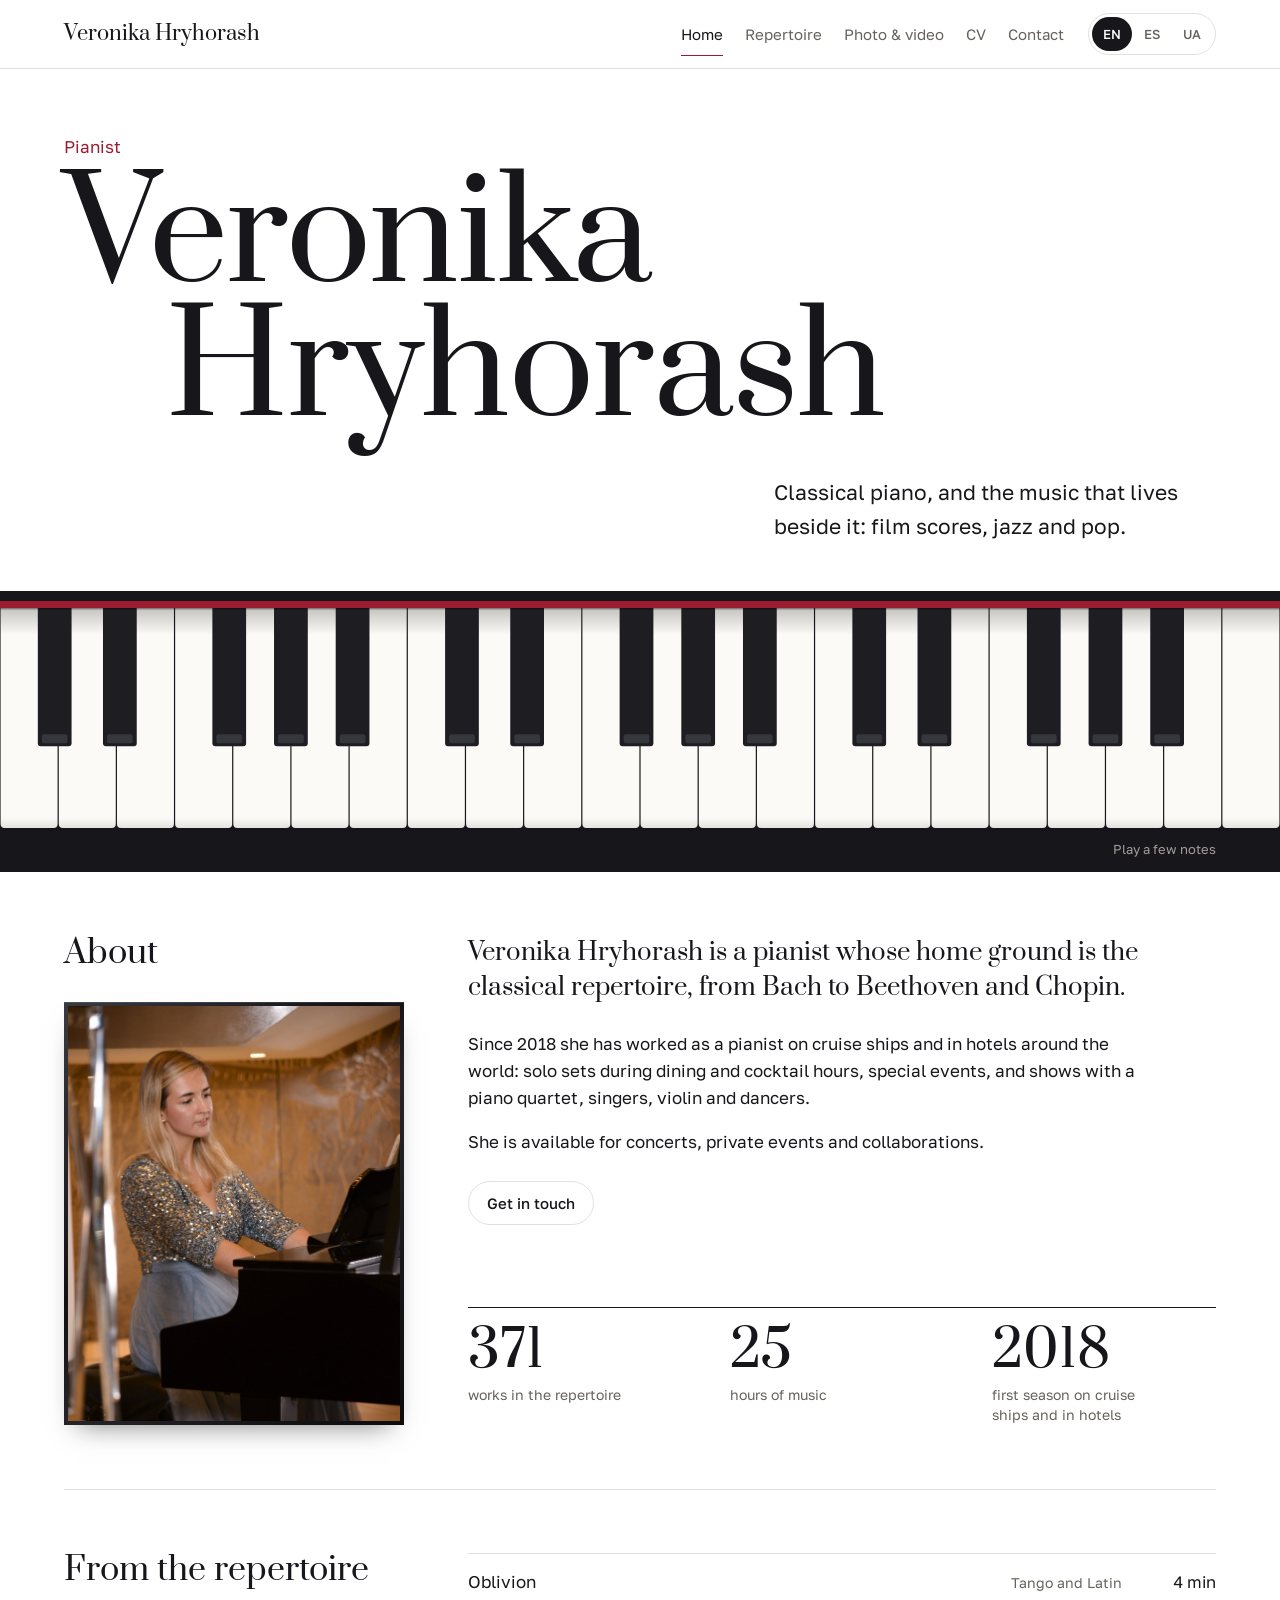
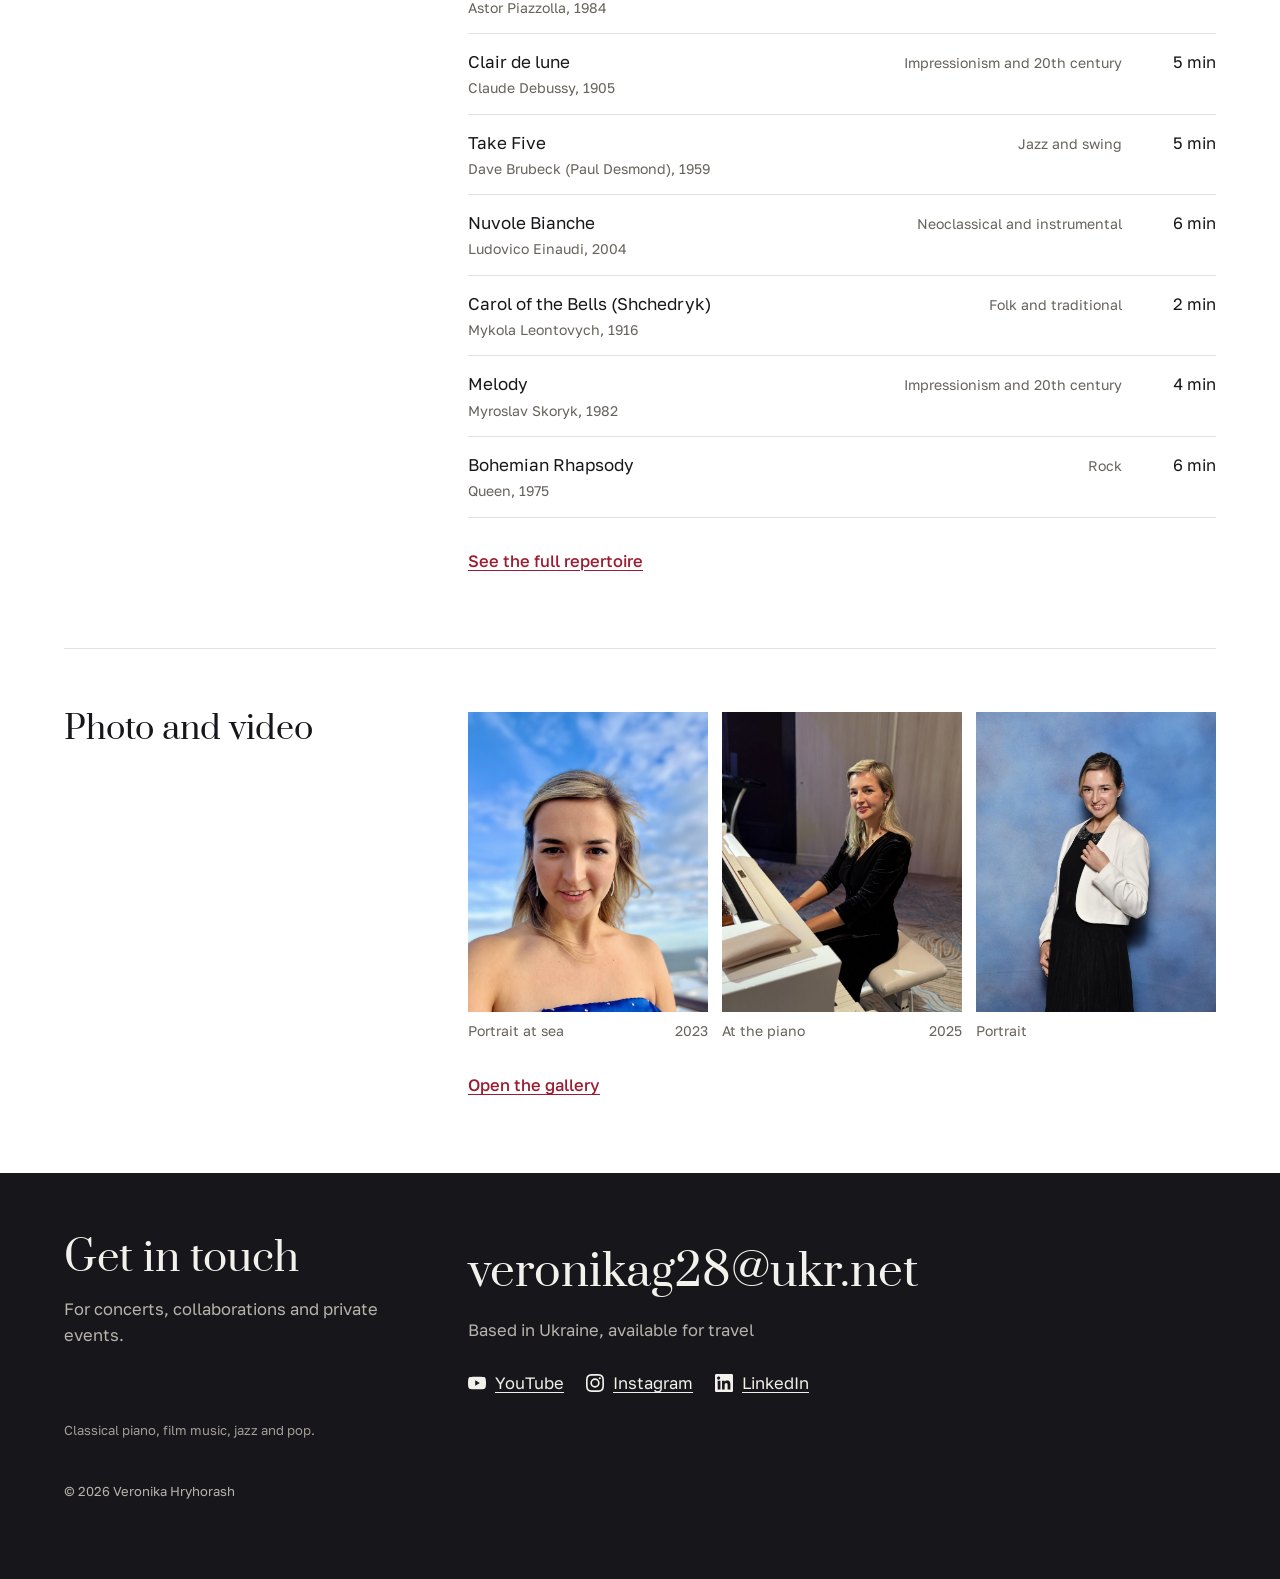
<file: index.html>
<!DOCTYPE html>
<html lang="en">
<head>
<script async src="https://www.googletagmanager.com/gtm.js?id=GTM-MTT2QX5Q"></script>
<script>
  window.dataLayer = window.dataLayer || [];
  function gtag(){dataLayer.push(arguments);}
  gtag('js', new Date());
</script>
<meta charset="utf-8">
<meta name="viewport" content="width=device-width, initial-scale=1">
<title>Veronika Hryhorash, pianist</title>
<link rel="icon" href="assets/favicon.svg" type="image/svg+xml">
<link rel="icon" href="assets/favicon-32.png" type="image/png" sizes="32x32">
<link rel="apple-touch-icon" href="assets/apple-touch-icon.png">
<meta name="description" content="Veronika Hryhorash, pianist: repertoire, photo and video, CV and contact.">
<link rel="preconnect" href="https://fonts.googleapis.com">
<link rel="preconnect" href="https://fonts.gstatic.com" crossorigin>
<link rel="stylesheet" href="https://fonts.googleapis.com/css2?family=Prata&family=Golos+Text:wght@400;500;600&display=swap">
<link rel="stylesheet" href="assets/style.css">
</head>
<body>
<a class="skip" href="#main">Skip to content</a>

<header class="top">
  <a class="brand" href="#home" data-name></a>
  <nav class="nav" aria-label="Main">
    <a href="#home" data-route="home" data-t="nav_home">Home</a>
    <a href="#repertoire" data-route="repertoire" data-t="nav_rep">Repertoire</a>
    <a href="#media" data-route="media" data-t="nav_media">Photo &amp; video</a>
    <a href="#cv" data-route="cv" data-t="nav_cv">CV</a>
    <button type="button" class="linkish" data-contact data-t="nav_contact">Contact</button>
  </nav>
  <div class="lang" role="group" aria-label="Language">
    <button type="button" data-lang="en">EN</button>
    <button type="button" data-lang="es">ES</button>
    <button type="button" data-lang="uk">UA</button>
  </div>
</header>

<main id="main" tabindex="-1">
  <!-- HOME -->
  <section class="view" data-view="home">
    <div class="hero band">
      <p class="role" data-role></p>
      <h1 class="name" data-name-lines></h1>
      <div class="hero-foot">
        <p class="tagline" data-tagline></p>
        <figure class="portrait" data-portrait hidden></figure>
      </div>
    </div>
    <div class="keys-wrap">
      <div class="keys" id="keys" aria-hidden="true"></div>
      <p class="keys-hint" data-t="keys_hint">Play a few notes</p>
    </div>

    <div class="band split">
      <div class="about-side">
        <h2 data-t="about">About</h2>
        <figure class="plate"><div class="frame"><img src="media/IMG_9668.jpg" alt="" width="1335" height="2000" loading="lazy" data-plate></div></figure>
      </div>
      <div class="about-main">
        <div class="prose" data-bio></div>
        <button type="button" class="ghost about-cta" data-contact data-t="contact_title">Get in touch</button>
        <dl class="facts">
          <div><dt data-t="fact_works">works in the repertoire</dt><dd data-fact-works></dd></div>
          <div><dt data-t="fact_hours">hours of music</dt><dd data-fact-hours></dd></div>
          <div><dt data-t="fact_since">first season on cruise ships and in hotels</dt><dd>2018</dd></div>
        </dl>
      </div>
    </div>

    <div class="band split">
      <h2 data-t="featured">From the repertoire</h2>
      <div>
        <ul class="works" data-featured></ul>
        <a class="more" href="#repertoire" data-t="full_rep">See the full repertoire</a>
      </div>
    </div>

    <div class="band split">
      <h2 data-t="latest_media">Photo and video</h2>
      <div>
        <div class="strip" data-media-preview></div>
        <a class="more" href="#media" data-t="all_media">Open the gallery</a>
      </div>
    </div>
  </section>

  <!-- REPERTOIRE -->
  <section class="view" data-view="repertoire" hidden>
    <div class="band page-head">
      <h1 data-t="rep_title">Repertoire</h1>
      <p class="lede" data-t="rep_intro"></p>
      <p class="stats" data-stats aria-live="polite"></p>
    </div>
    <div class="band rep">
      <aside class="filters" aria-label="Filters">
        <label class="field">
          <span data-t="search_label">Search</span>
          <input type="search" id="q" autocomplete="off">
        </label>
        <button type="button" class="solid" data-export-docx hidden>⬇ Export .docx</button>
        <button type="button" class="ghost" data-export-md hidden>⬇ Export .md</button>
        <div data-filter-groups></div>
        <label class="field">
          <span data-t="sort">Sort</span>
          <select id="sort">
            <option value="composer" data-t="sort_composer">By composer</option>
            <option value="year" data-t="sort_year">By year written</option>
            <option value="duration" data-t="sort_duration">By length</option>
          </select>
        </label>
        <button type="button" class="ghost" id="reset" data-t="reset">Clear filters</button>
      </aside>
      <div class="rep-list" data-rep-list></div>
    </div>
    <div class="prog" data-prog hidden>
      <p><strong data-prog-count></strong> <span data-prog-time></span></p>
      <div class="prog-actions">
        <button type="button" class="solid" data-prog-copy data-t="prog_copy">Copy programme</button>
        <button type="button" class="ghost light" data-prog-clear data-t="prog_clear">Clear</button>
      </div>
    </div>
  </section>

  <!-- MEDIA -->
  <section class="view" data-view="media" hidden>
    <div class="band page-head">
      <h1 data-t="media_title">Photo and video</h1>
      <div class="tabs" role="group" aria-label="Media type">
        <button type="button" data-mtab="all" data-t="m_all">All</button>
        <button type="button" data-mtab="photo" data-t="m_photo">Photos</button>
        <button type="button" data-mtab="video" data-t="m_video">Video</button>
      </div>
    </div>
    <div class="band"><div class="gallery" data-gallery></div></div>
  </section>

  <!-- CV -->
  <section class="view" data-view="cv" hidden>
    <div class="band page-head">
      <h1 data-t="cv_title">Curriculum vitae</h1>
      <p class="lede" data-cv-summary></p>
      <div class="cv-actions">
        <a class="solid" data-cv-pdf hidden download data-t="cv_pdf">Download CV as PDF</a>
        <button type="button" class="ghost" data-cv-print data-t="cv_print">Print this page</button>
      </div>
      <p class="note" data-cv-sample hidden data-t="sample_note"></p>
    </div>
    <div data-cv></div>
  </section>

  <!-- EDITOR (not linked in navigation: open #edit) -->
  <section class="view" data-view="edit" hidden>
    <div class="band page-head">
      <h1 data-t="edit_title">Edit content</h1>
      <p class="lede" data-t="edit_intro"></p>
    </div>
    <div class="band" data-editor></div>
  </section>
</main>

<footer class="foot band" id="contact">
  <div class="foot-grid">
    <div>
      <h2 data-t="contact_title">Get in touch</h2>
      <p data-t="contact_text"></p>
    </div>
    <div>
      <a class="email" data-email></a>
      <p class="muted-light" data-location></p>
      <ul class="links" data-links></ul>
    </div>
  </div>
  <p class="note light" data-profile-sample hidden data-t="sample_note"></p>
  <p class="copy">© <span data-year></span> <span data-name></span></p>
</footer>

<div class="lightbox" data-lightbox hidden role="dialog" aria-modal="true">
  <button type="button" class="lb-close" data-lb-close aria-label="Close">×</button>
  <button type="button" class="lb-nav prev" data-lb-prev aria-label="Previous">‹</button>
  <figure><img alt=""><figcaption></figcaption></figure>
  <button type="button" class="lb-nav next" data-lb-next aria-label="Next">›</button>
</div>

<div class="toast" data-toast role="status" hidden></div>

<script src="assets/i18n.js"></script>
<script src="assets/app.js"></script>
</body>
</html>
</file>
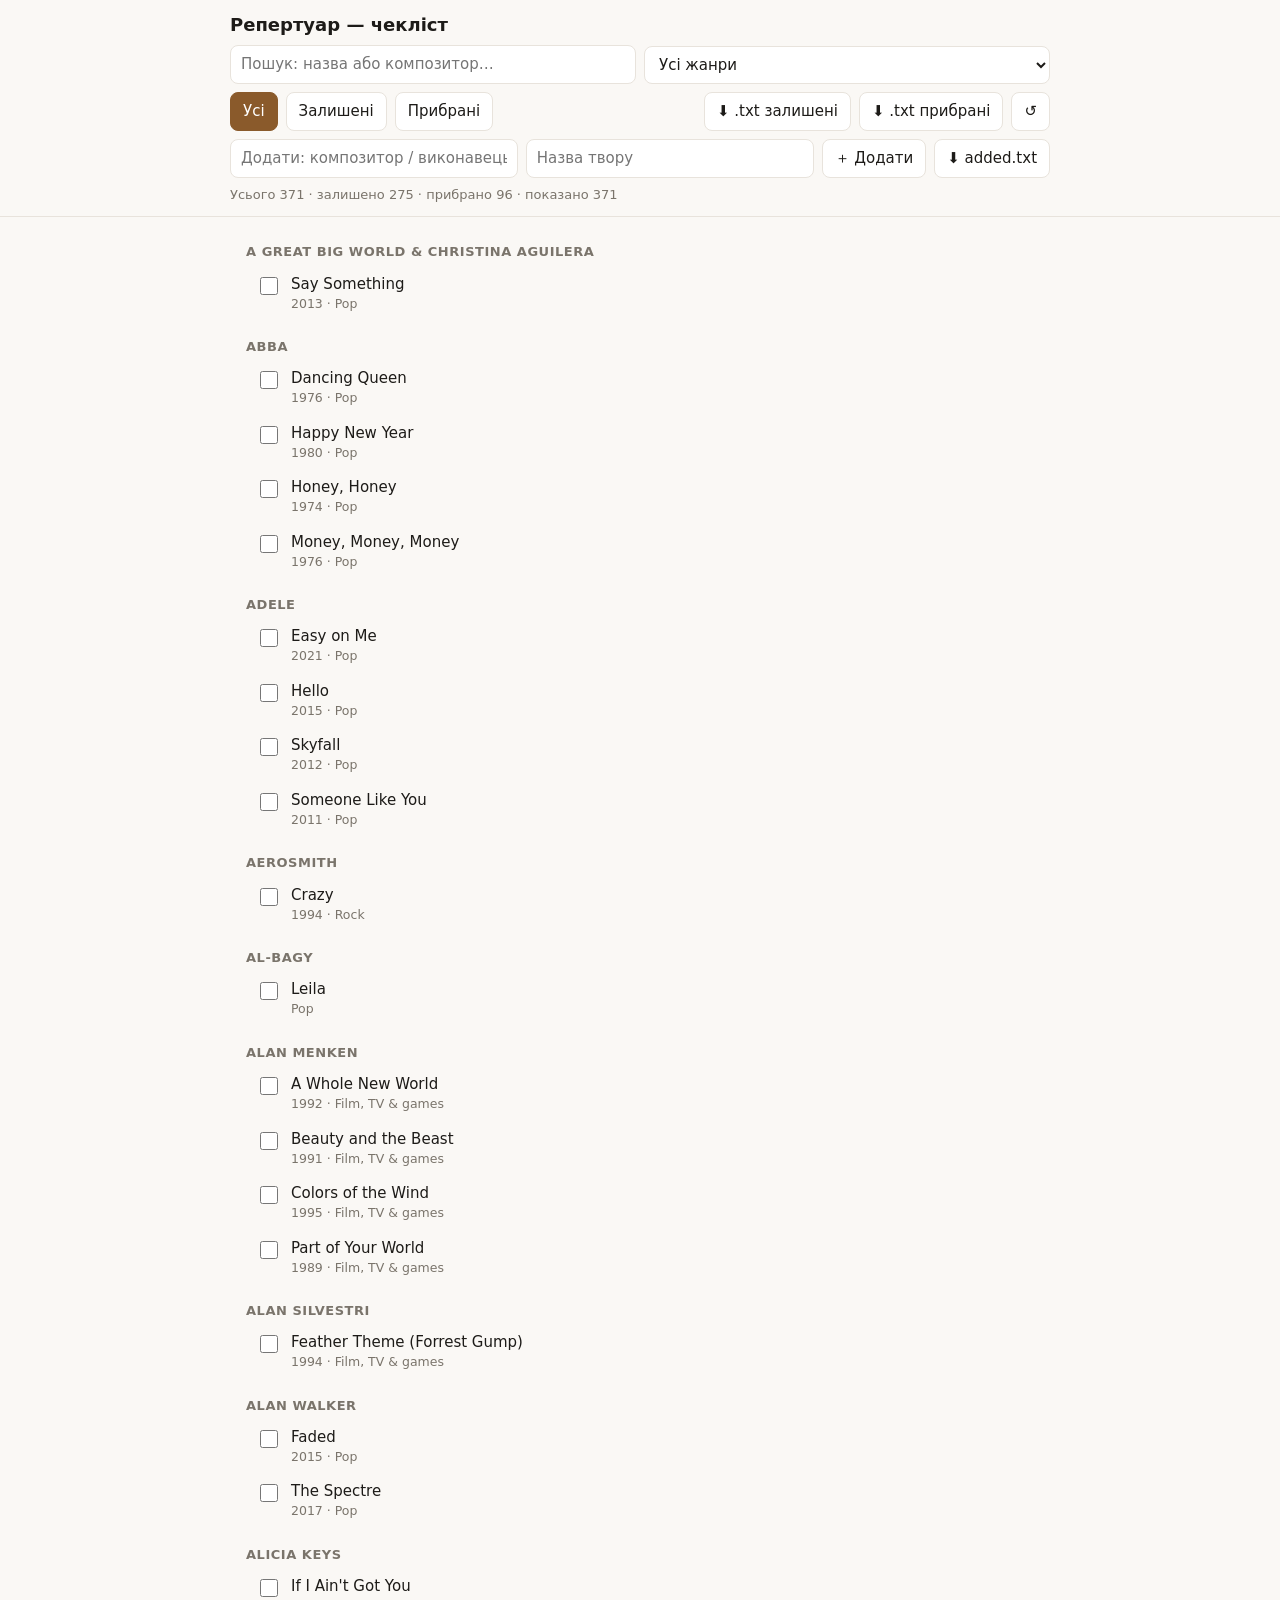
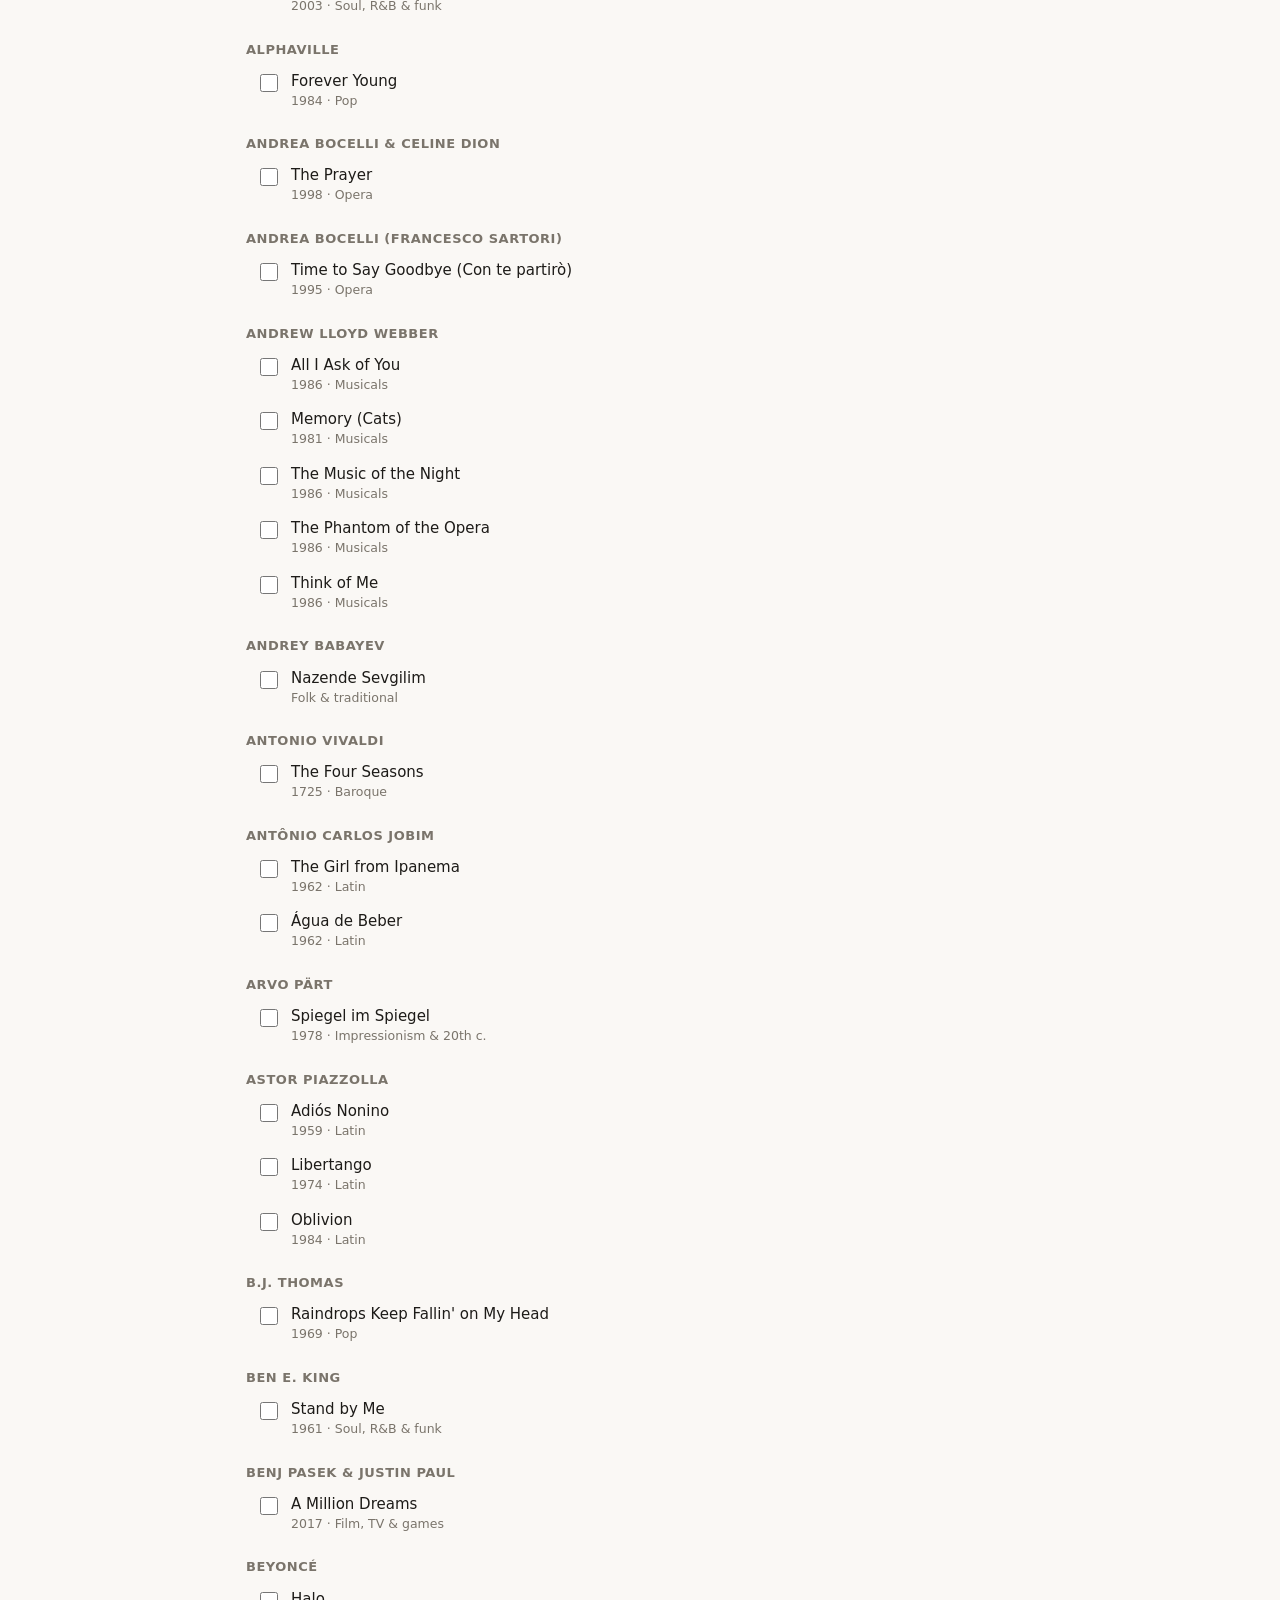
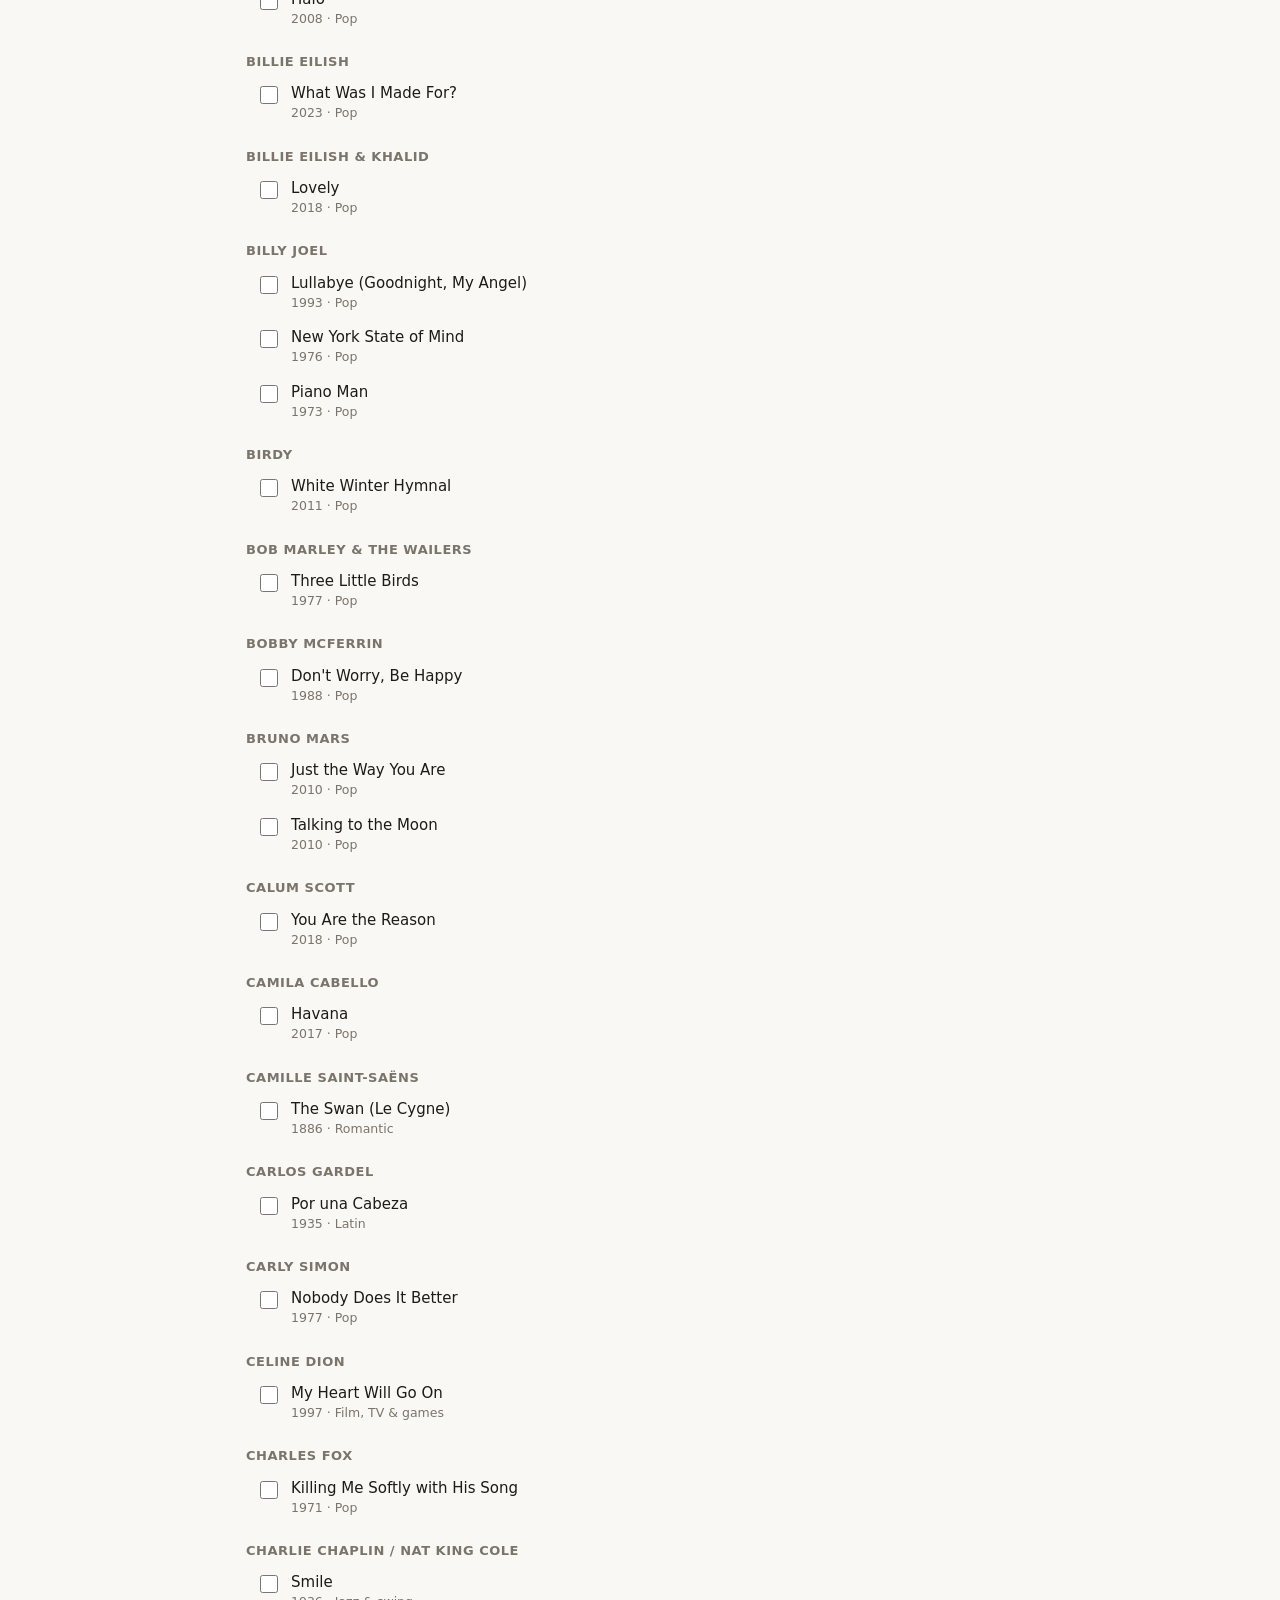
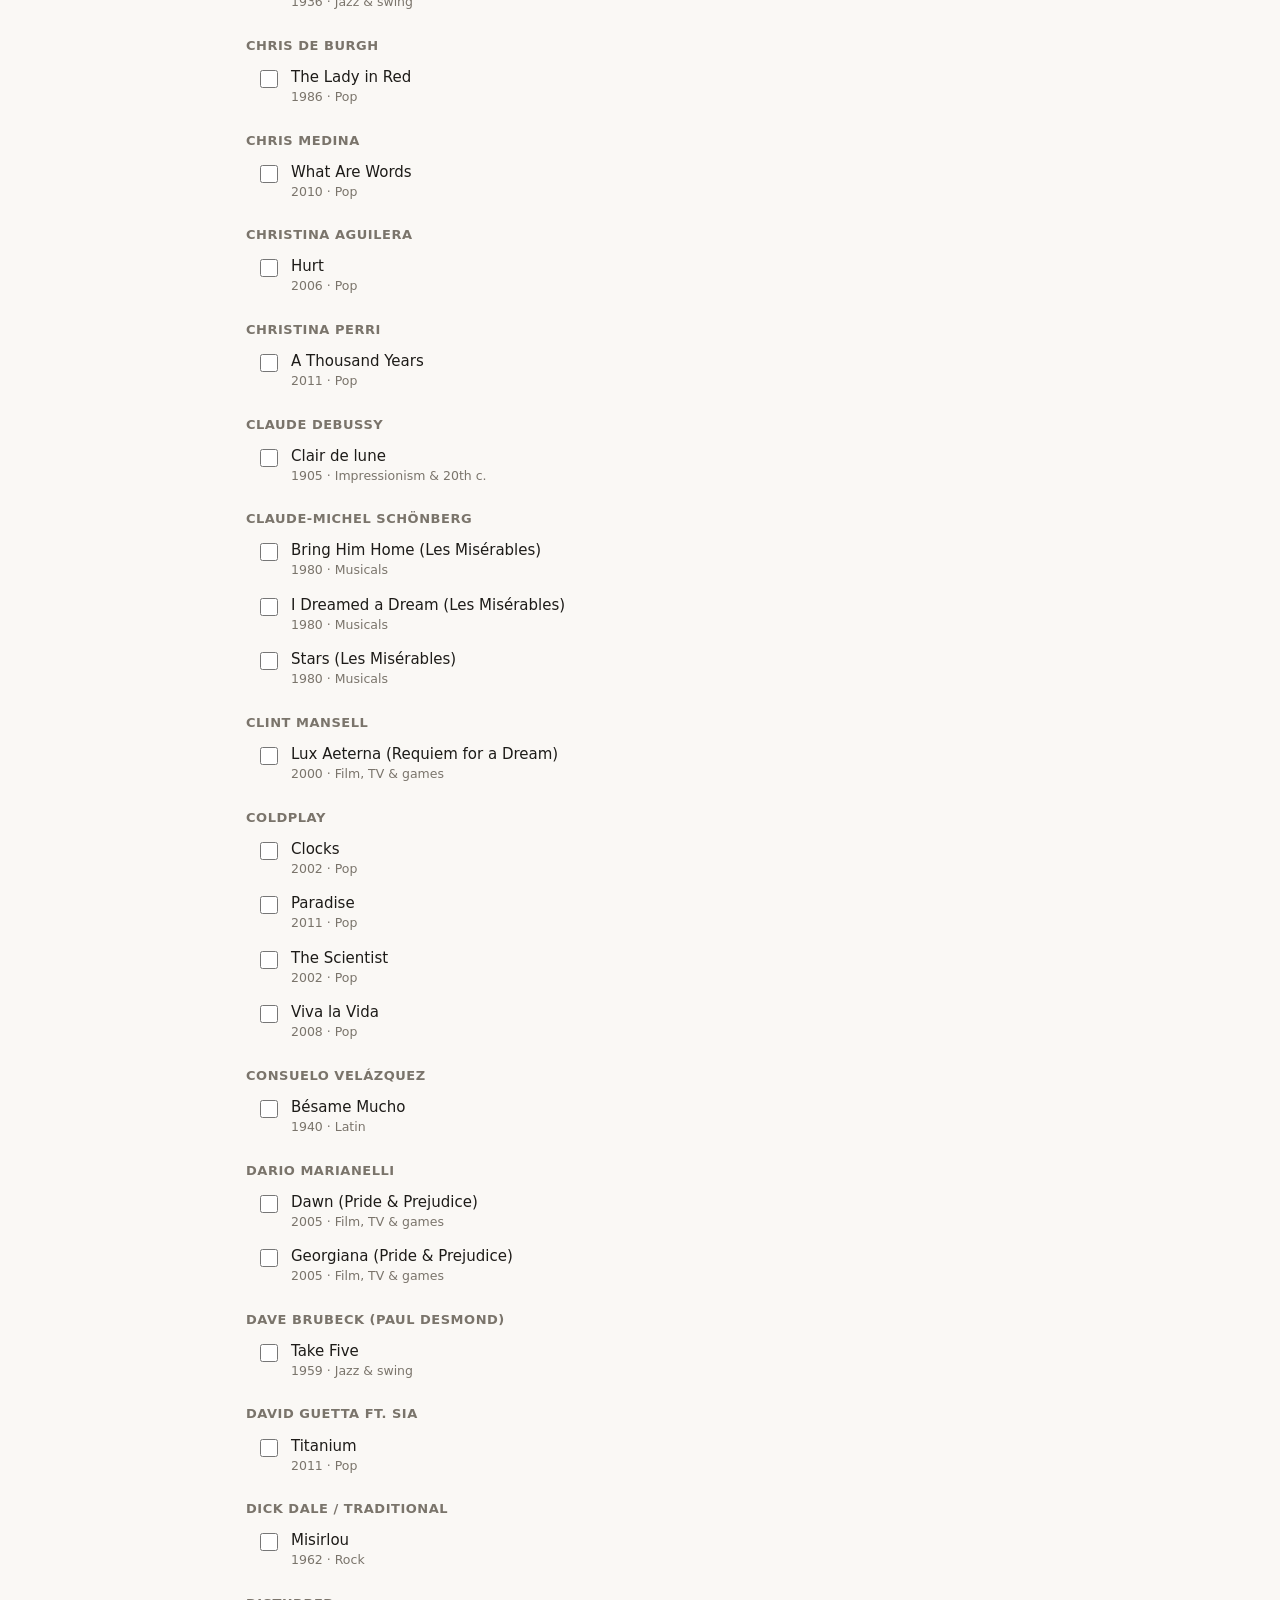
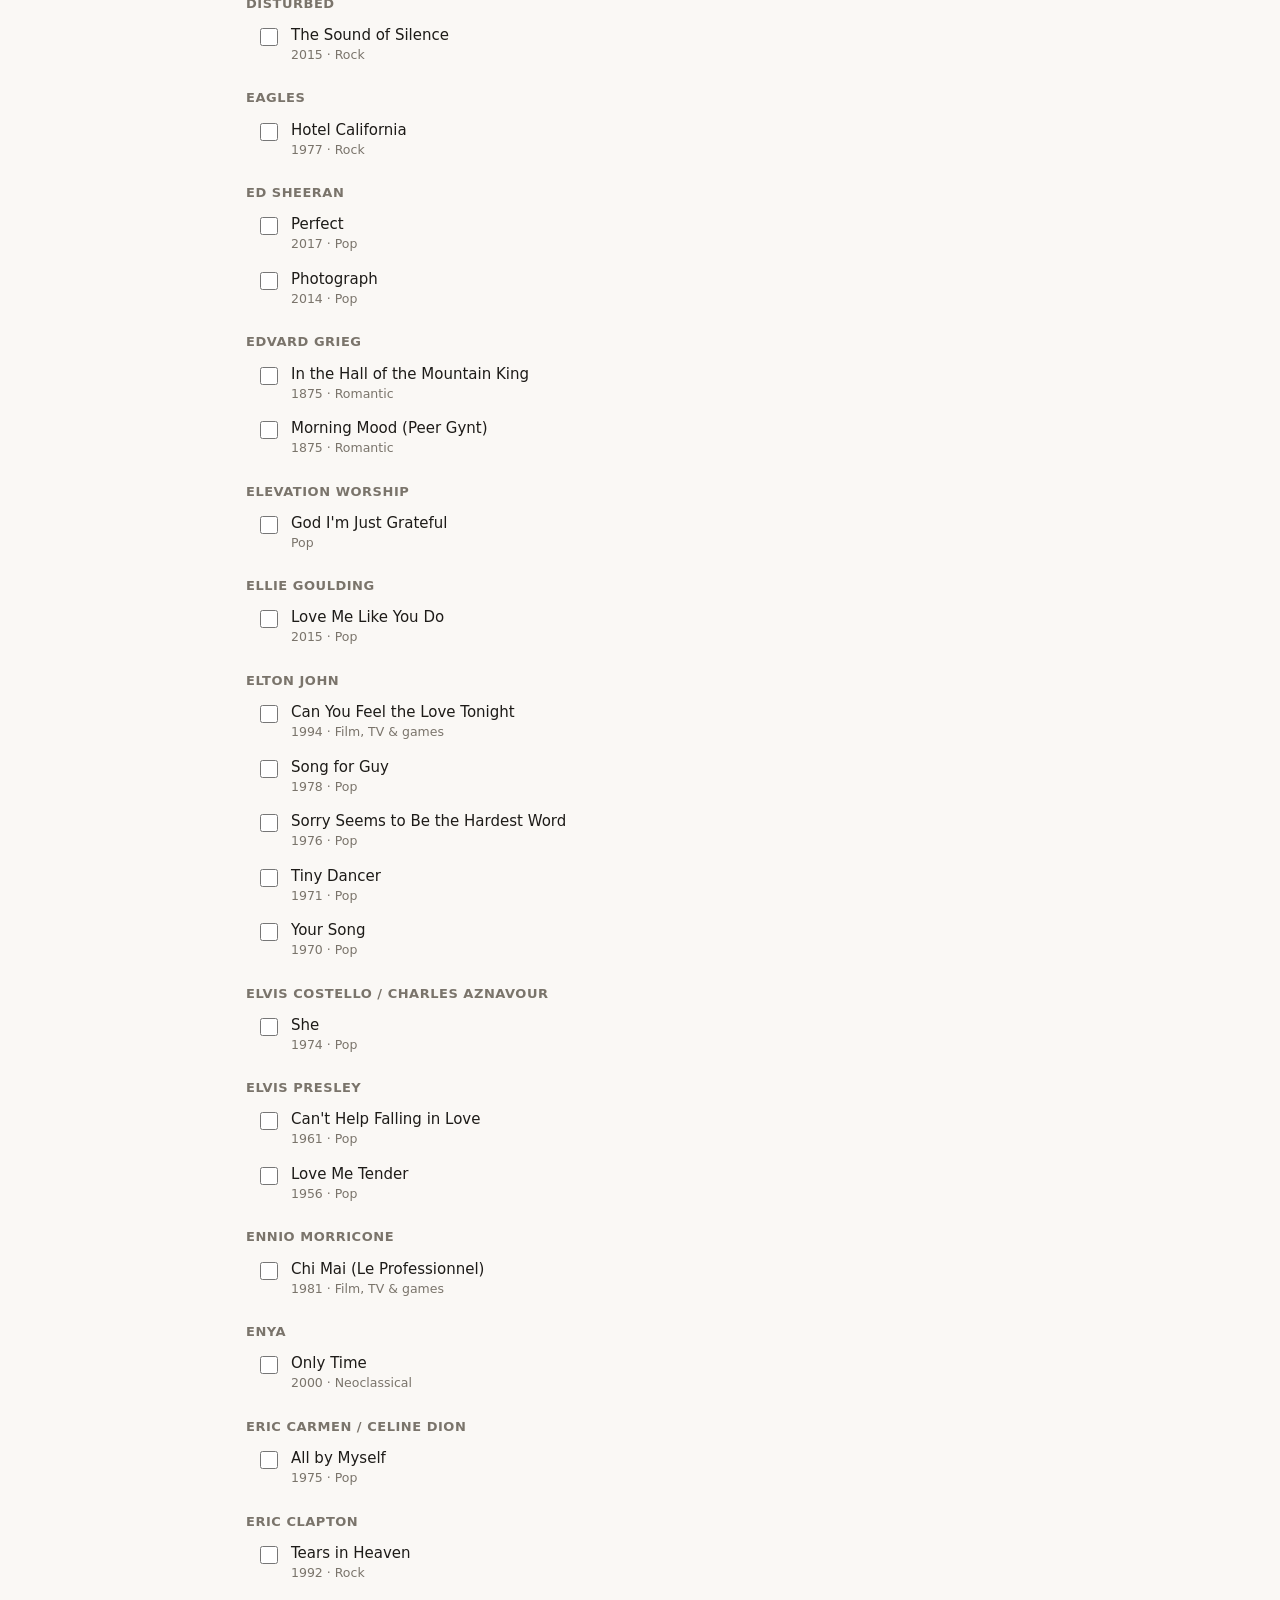
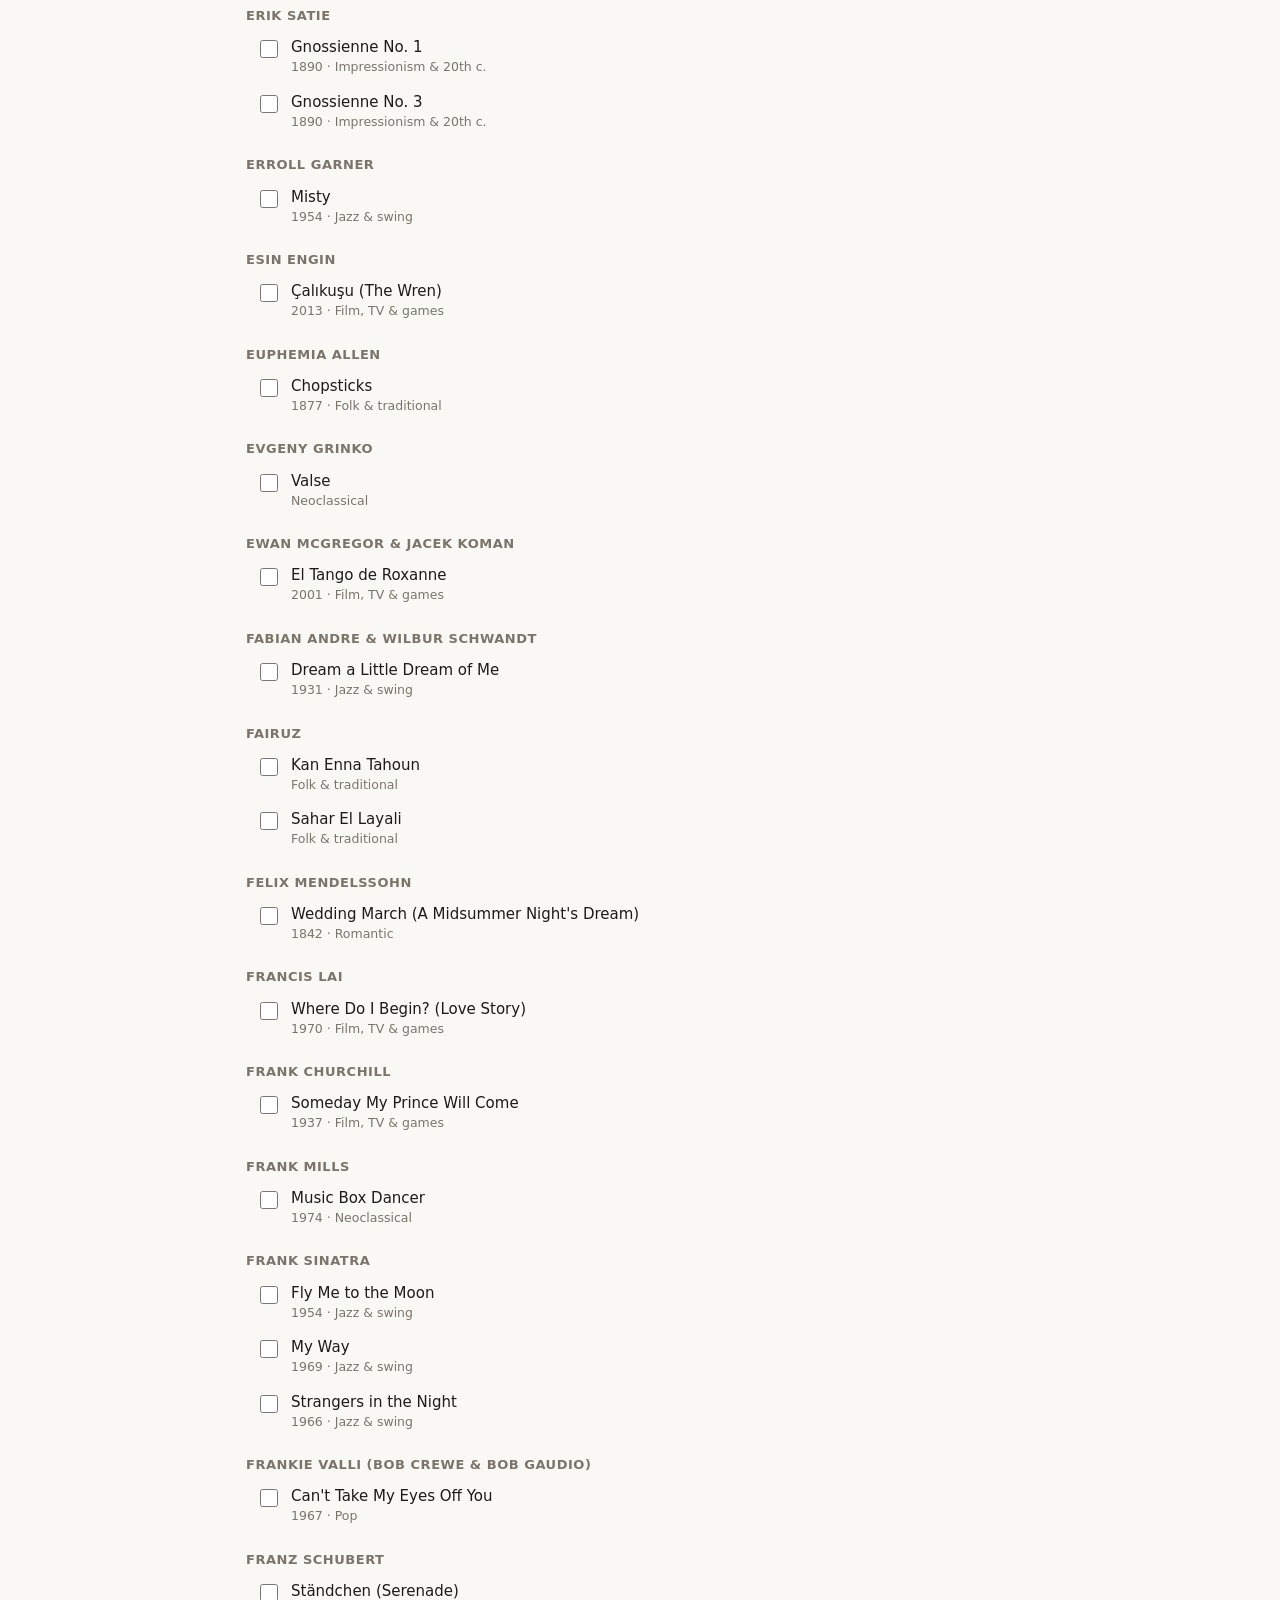
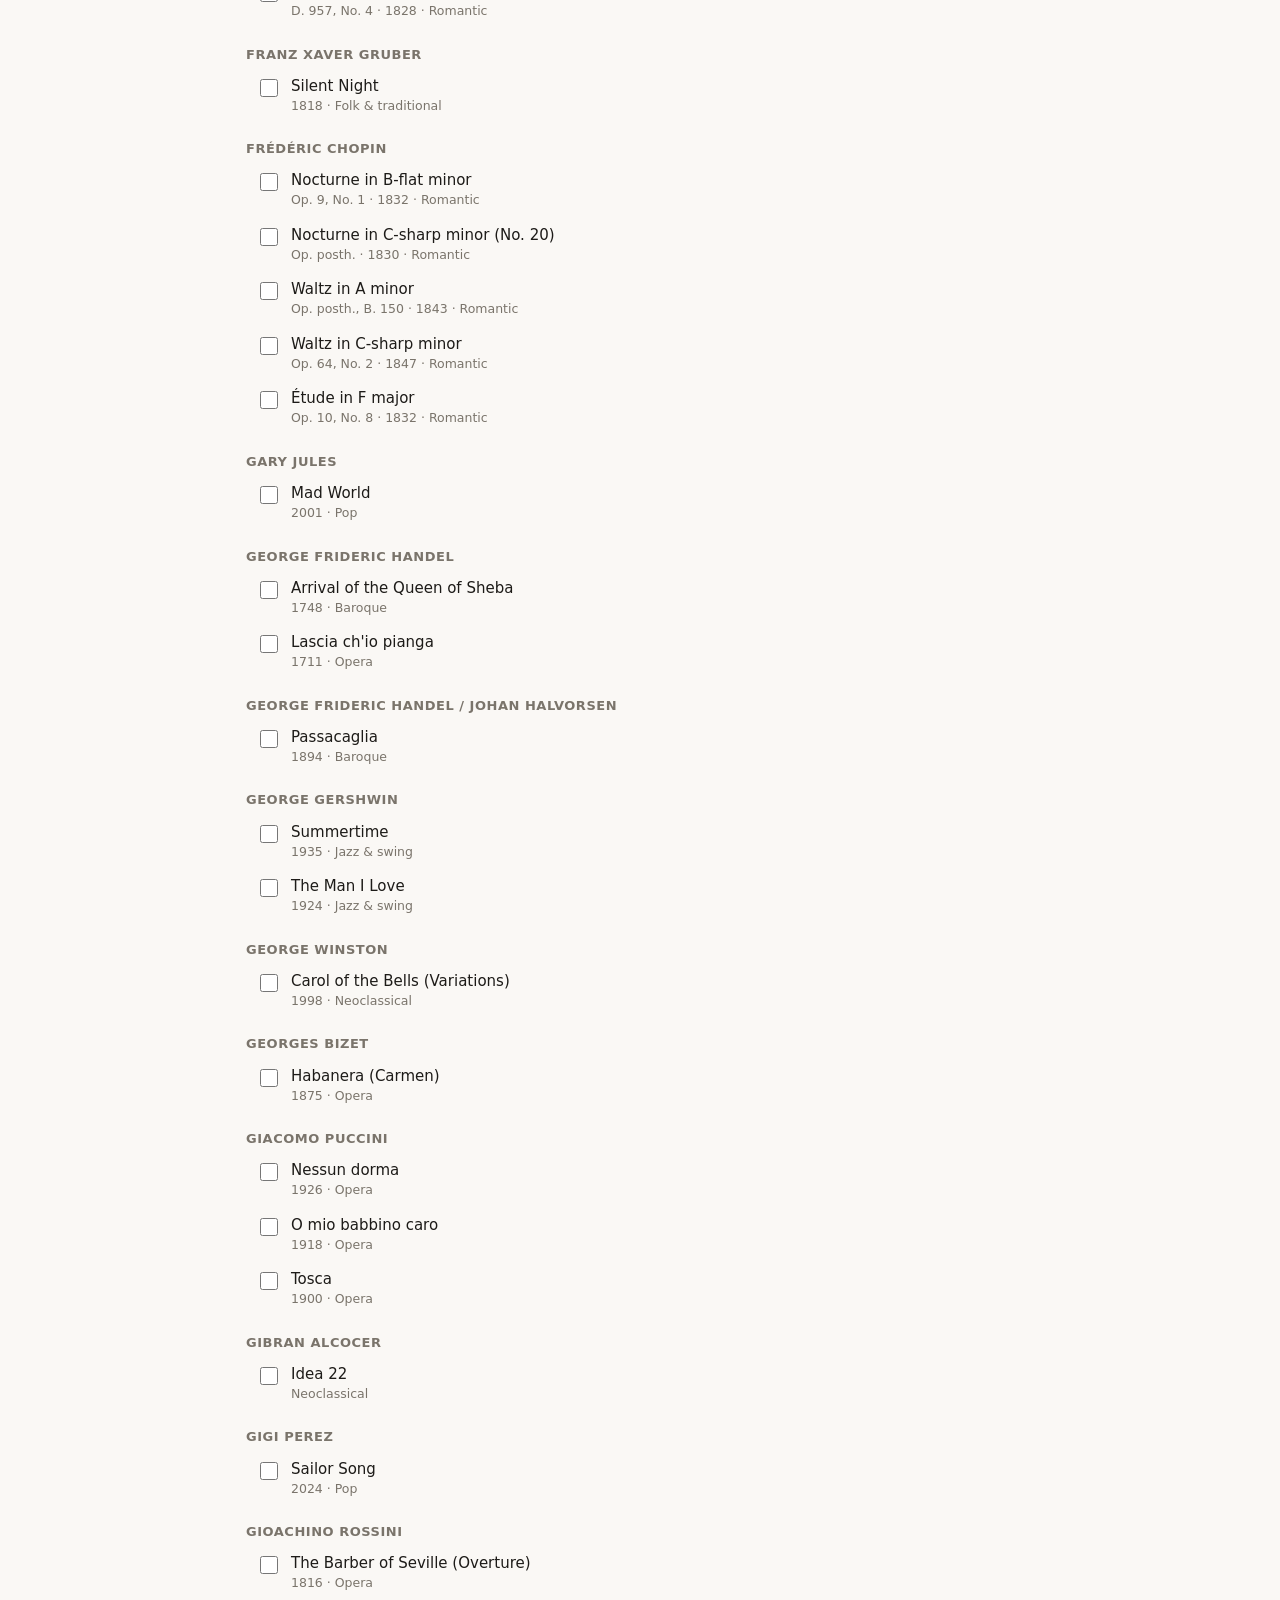
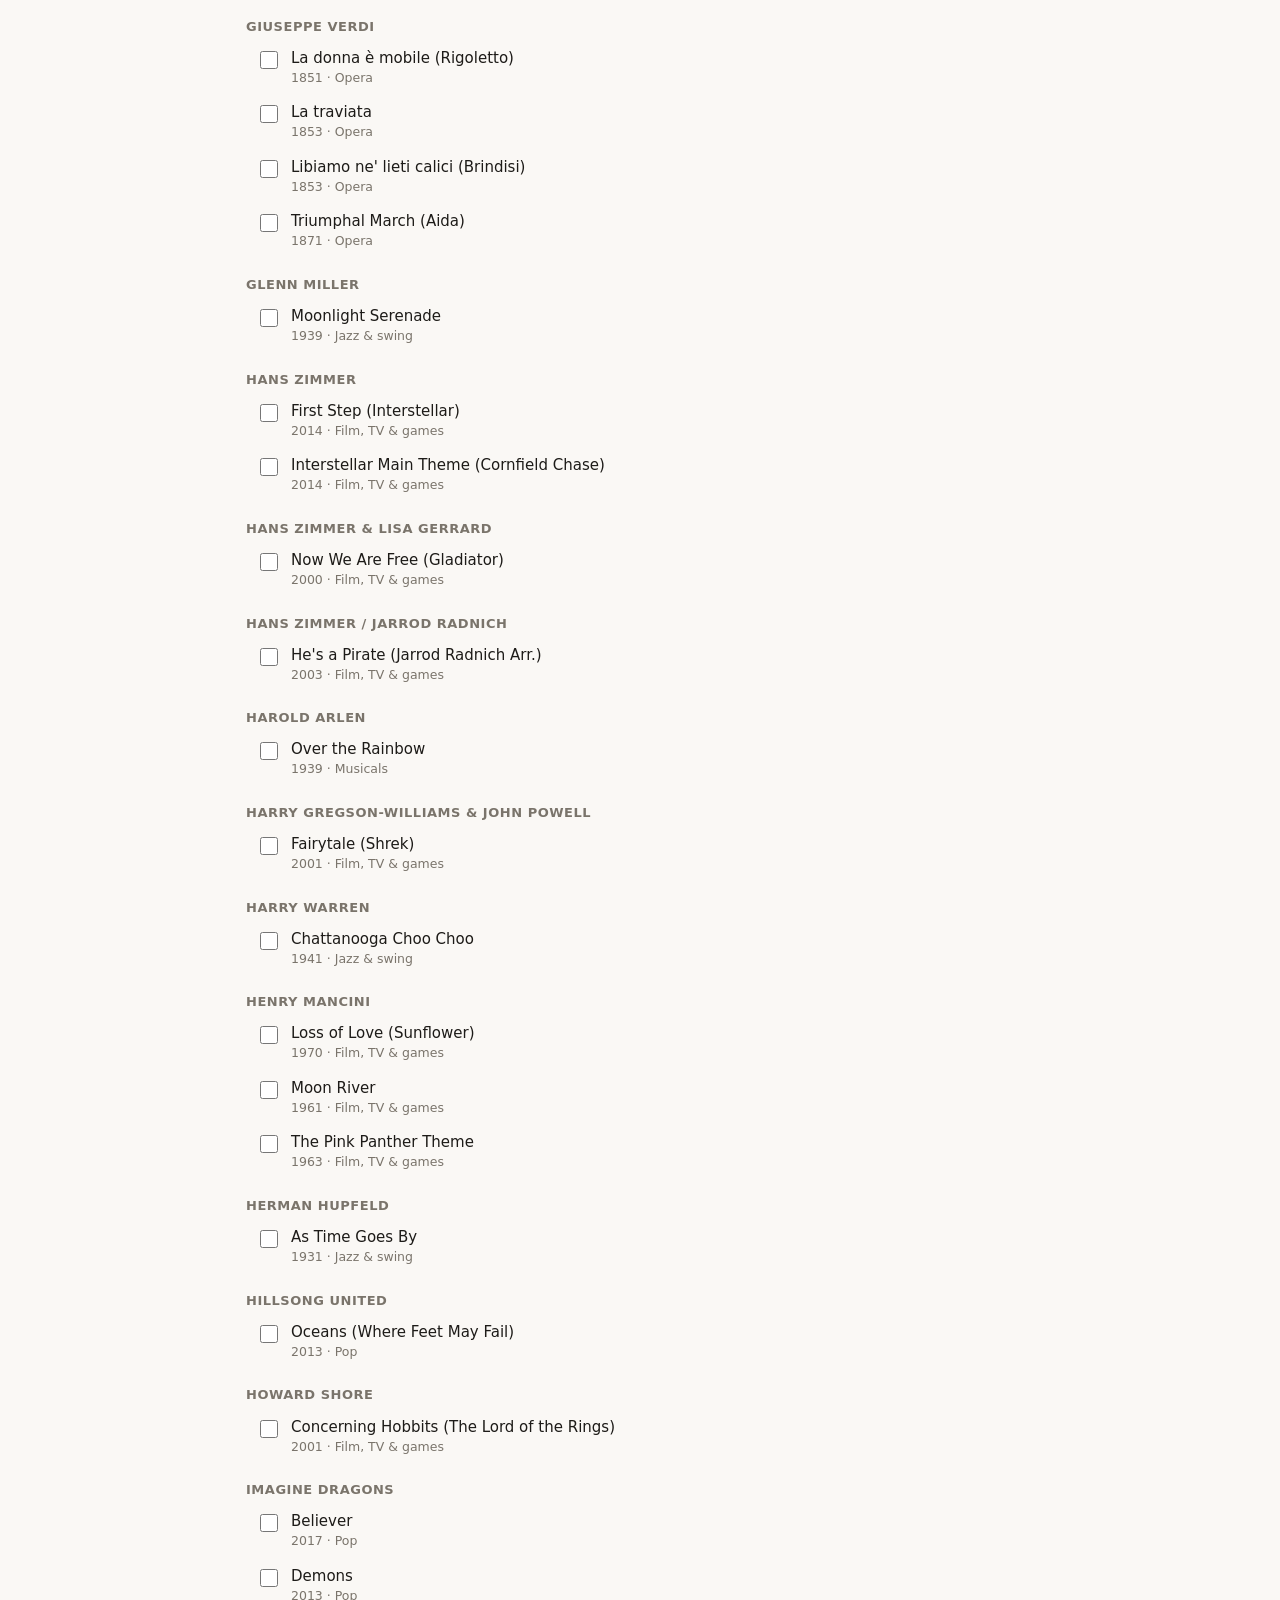
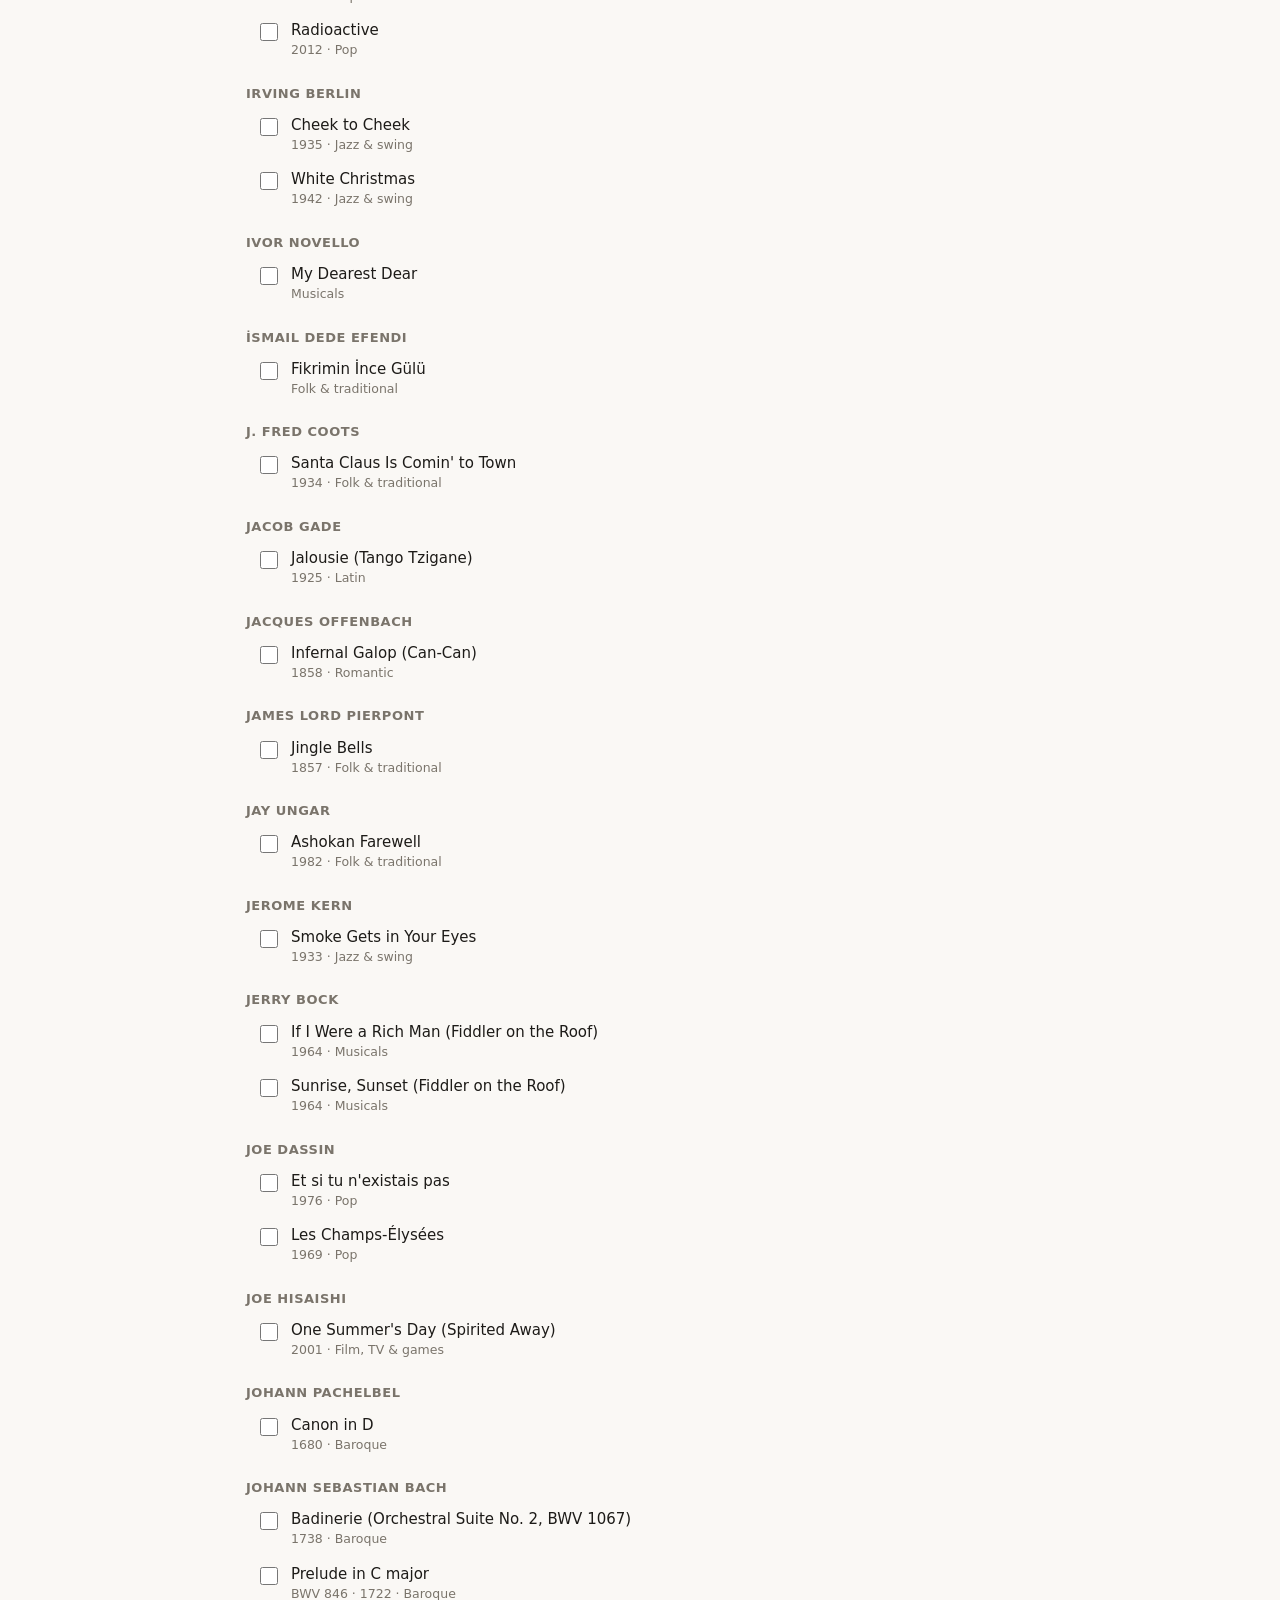
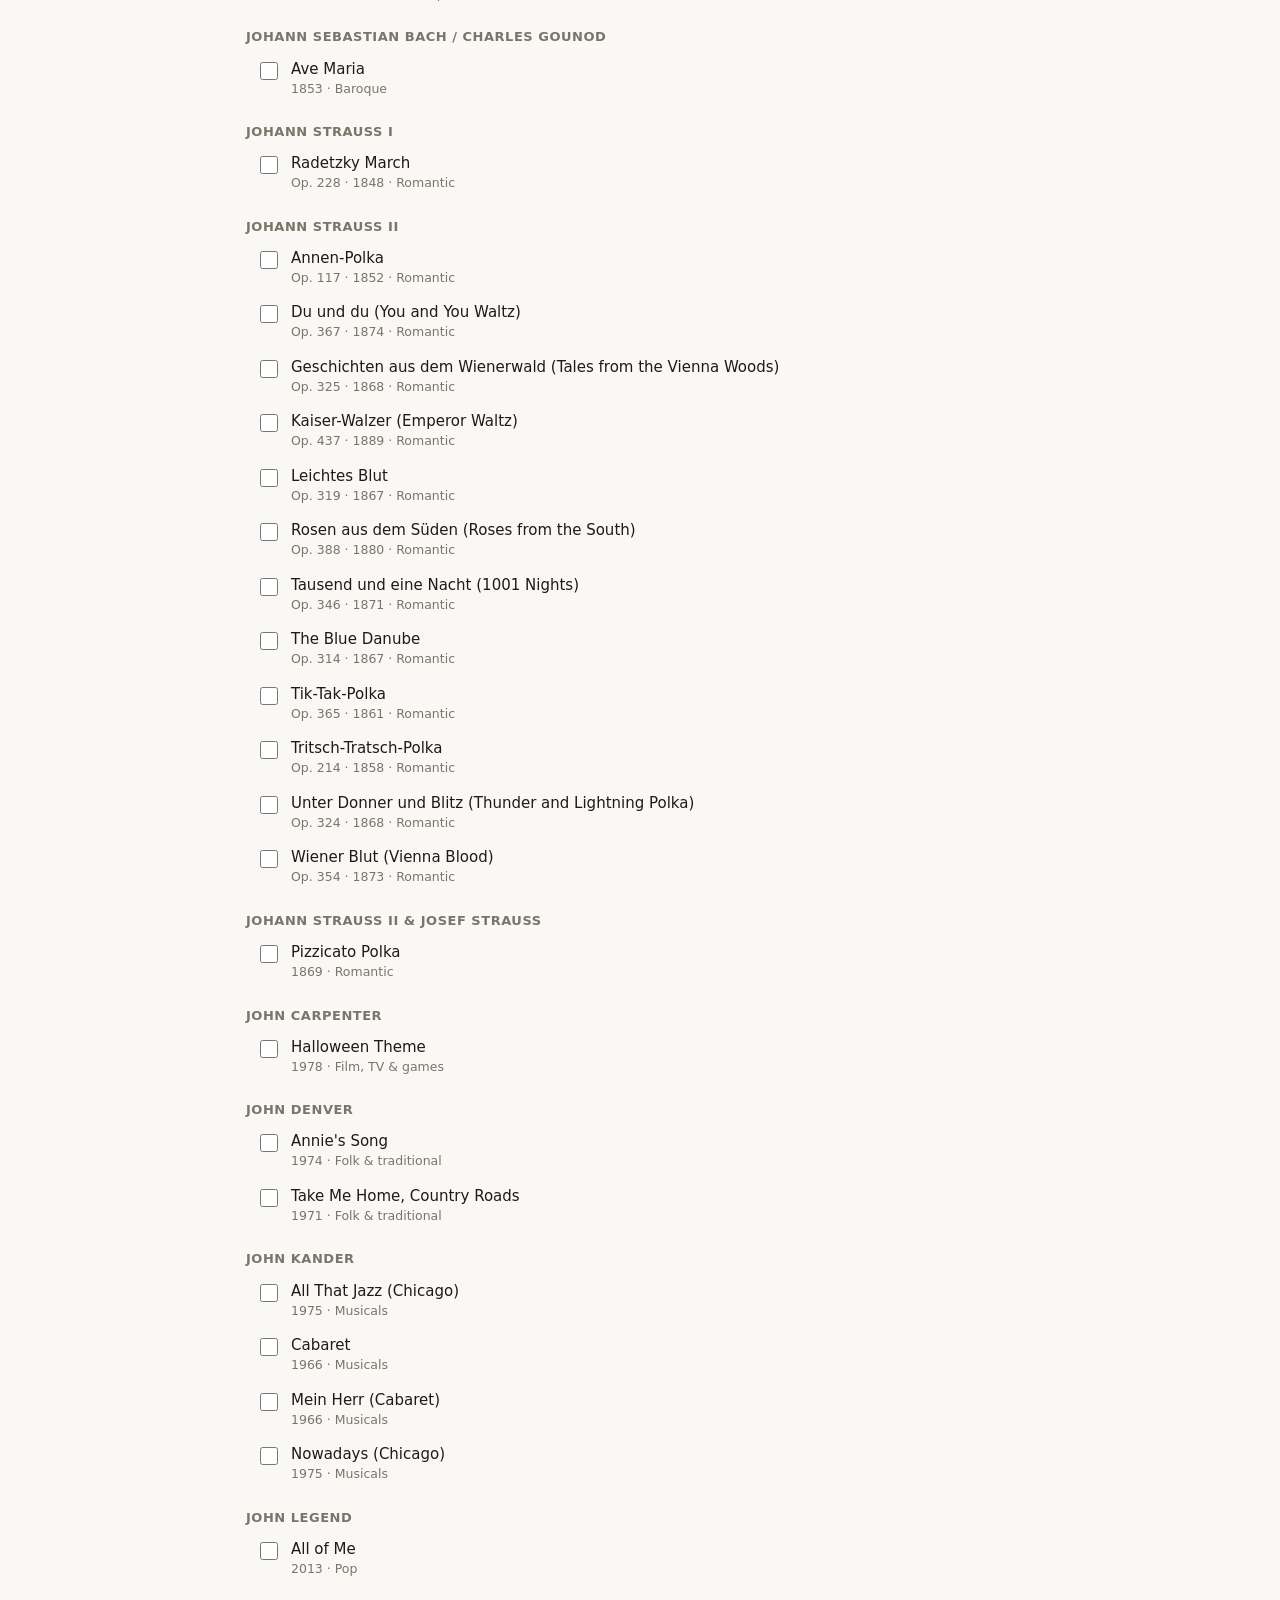
<file: repertoire-checklist.html>
<!doctype html>
<html lang="uk">
<head>
<meta charset="utf-8">
<meta name="viewport" content="width=device-width, initial-scale=1">
<title>Репертуар — чекліст</title>
<link rel="icon" href="assets/favicon.svg" type="image/svg+xml">
<link rel="icon" href="assets/favicon-32.png" type="image/png" sizes="32x32">
<link rel="apple-touch-icon" href="assets/apple-touch-icon.png">
<link rel="stylesheet" href="assets/checklist.css">
</head>
<body>
<header><div class="wrap">
  <h1>Репертуар — чекліст</h1>
  <div class="row">
    <input type="search" id="q" placeholder="Пошук: назва або композитор…">
    <select id="cat"><option value="">Усі жанри</option></select>
  </div>
  <div class="row tabs" style="margin-top:8px">
    <button data-f="all" aria-pressed="true">Усі</button>
    <button data-f="keep">Залишені</button>
    <button data-f="off">Прибрані</button>
    <span style="flex:1"></span>
    <button id="expKeep">⬇ .txt залишені</button>
    <button id="expOff">⬇ .txt прибрані</button>
    <button id="reset" title="Повернути початкову позначку">↺</button>
  </div>
  <form class="row" id="addForm" style="margin-top:8px">
    <input type="text" id="addComp" placeholder="Додати: композитор / виконавець" required>
    <input type="text" id="addTitle" placeholder="Назва твору" required>
    <button type="submit">＋ Додати</button>
    <button type="button" id="expAdd">⬇ added.txt</button>
  </form>
  <div class="stats" id="stats"></div>
</div></header>
<main class="wrap"><div id="addedBox" hidden></div><div id="list"></div></main>
<script src="assets/checklist.js"></script>
</body>
</html>
</file>
<file: assets/style.css>
/*
VOICE   quiet, formal, generous air — a printed concert programme, not a poster wall
IDEA    the piano itself: white keys, ebony, and the thin red felt strip under the lid
PICTURE a full-width keyboard you can actually play, below the name
COLOUR  white ground, ebony bands, one felt-red accent; dark theme = the stage at night
TYPE    Prata (Didone, Cyrillic) for names and headings; Golos Text for everything else
LAYOUT  hanging headings: section title in a narrow left column, content on the right
*/
:root{
  color-scheme:light dark;
  --paper:light-dark(#ffffff,#131316);
  --wash:light-dark(#f4f3f0,#1b1b1f);
  --ink:light-dark(#17171b,#ecebe6);
  --muted:light-dark(#66625c,#a39e96);
  --line:light-dark(#e4e1dc,#2c2c31);
  --felt:light-dark(#9b1c31,#e0687c);
  --ebony:#17171b;
  --ivory:#f3f1eb;
  --serif:"Prata","Didot","Bodoni 72",Georgia,serif;
  --sans:"Golos Text",system-ui,-apple-system,"Segoe UI",sans-serif;
}
:root[data-theme=light]{color-scheme:light}
:root[data-theme=dark]{color-scheme:dark}
*{box-sizing:border-box;min-width:0}
html{scroll-padding-top:80px;-webkit-text-size-adjust:100%}
body{margin:0;background:var(--paper);color:var(--ink);font:16.5px/1.6 var(--sans);overflow-x:clip}
img{max-width:100%;display:block}
a{color:inherit;text-underline-offset:.2em;text-decoration-thickness:1px}
a:hover{color:var(--felt)}
:focus-visible{outline:2px solid var(--felt);outline-offset:3px;border-radius:2px}
/* scrollbars: a thin ebony/ivory hairline that turns felt-red when grabbed.
   Firefox and Chrome/Edge 121+ use the standard properties; Safari and older Chromium fall back to ::-webkit-scrollbar */
:root{--sb-thumb:light-dark(#c9c5bd,#3d3d44);--sb-hover:var(--felt)}
html,.filters,.ed-list,.nav,textarea{scrollbar-width:thin;scrollbar-color:var(--sb-thumb) transparent}
.nav{scrollbar-width:none}
@supports not (scrollbar-color:auto){
  ::-webkit-scrollbar{width:10px;height:10px}
  ::-webkit-scrollbar-track{background:transparent}
  ::-webkit-scrollbar-thumb{background:var(--sb-thumb);border-radius:999px;border:3px solid transparent;background-clip:content-box}
  ::-webkit-scrollbar-thumb:hover,::-webkit-scrollbar-thumb:active{background-color:var(--sb-hover)}
  ::-webkit-scrollbar-corner{background:transparent}
  .nav::-webkit-scrollbar{display:none}
}
@media (hover:hover){
  .filters:hover,.ed-list:hover{scrollbar-color:light-dark(#a39e96,#55555e) transparent}
}
h1,h2,h3{font-family:var(--serif);font-weight:400;line-height:1.08;text-wrap:balance;margin:0}
h1{font-size:clamp(36px,5vw,52px)}
h2{font-size:clamp(26px,3vw,32px)}
p{margin:0 0 1em}
[hidden]{display:none!important}
button,input,select{font:inherit;color:inherit}

.band{--gut:max(5vw,18px,calc((100% - 1240px)/2));padding:clamp(36px,5vw,80px) var(--gut)}
.skip{position:absolute;left:-999px;top:8px;background:var(--ink);color:var(--paper);padding:10px 14px;z-index:50}
.skip:focus{left:8px}

/* header */
.top{position:sticky;top:0;z-index:20;display:flex;align-items:center;gap:24px;flex-wrap:wrap;
  padding:12px max(5vw,18px,calc((100% - 1240px)/2));background:color-mix(in srgb,var(--paper) 92%,transparent);
  backdrop-filter:blur(8px);border-bottom:1px solid var(--line)}
.brand{font-family:var(--serif);font-size:20px;text-decoration:none;margin-right:auto;white-space:nowrap}
.nav{display:flex;gap:4px 22px;flex-wrap:wrap;align-items:center}
.nav a,.linkish{text-decoration:none;font-size:15px;padding:10px 0;color:var(--muted);background:none;border:0;cursor:pointer}
.nav a:hover,.linkish:hover{color:var(--ink)}
.nav a[aria-current=page]{color:var(--ink);box-shadow:inset 0 -1px 0 var(--felt)}
.lang{display:flex;border:1px solid var(--line);border-radius:999px;padding:3px}
.lang button{border:0;background:none;font-size:13px;font-weight:500;letter-spacing:.02em;min-width:40px;min-height:34px;border-radius:999px;cursor:pointer;color:var(--muted)}
.lang button[aria-pressed=true]{background:var(--ink);color:var(--paper)}

/* hero */
.hero{padding-bottom:clamp(28px,4vw,48px)}
.role{color:var(--felt);font-size:17px;margin-bottom:.6em}
.name{font-size:clamp(54px,11vw,148px);line-height:.95;letter-spacing:-.01em}
.name span{display:block}
.name span+span{padding-left:clamp(0px,8vw,140px)}
.hero-foot{display:flex;justify-content:space-between;align-items:flex-end;gap:32px;margin-top:clamp(24px,3vw,40px)}
.tagline{font-size:clamp(18px,1.8vw,21px);max-width:34ch;margin:0 0 0 auto;color:var(--ink)}
.hero-foot:has(.portrait:not([hidden])) .tagline{margin-left:0}
.portrait{margin:0;width:clamp(160px,22vw,280px);aspect-ratio:4/5;overflow:hidden;background:var(--wash)}
.portrait img{width:100%;height:100%;object-fit:cover}

/* keyboard */
.keys-wrap{background:var(--ebony);padding-top:10px}
.keys{height:clamp(150px,19vw,230px);position:relative;touch-action:manipulation;cursor:pointer}
.keys svg{position:absolute;inset:0;width:100%;height:100%;display:block}
.keys .w{fill:#fbfaf6;transition:fill .12s}
.keys .w.down{fill:#e9e6dd}
.keys .b{fill:#1d1d22;transition:transform .1s}
.keys .b.down{fill:#2b2b31}
.keys .wk,.keys .bk{transition:transform .12s ease-out}
.keys .down-g{transform:translateY(3px)}
.keys-hint{color:#a39e96;font-size:13px;margin:0;padding:8px max(5vw,18px) 12px;text-align:right;max-width:none}
@media (prefers-reduced-motion:reduce){.keys *{transition:none!important}}

/* split sections */
.split{display:grid;grid-template-columns:minmax(0,1fr) minmax(0,2.2fr);gap:20px clamp(24px,5vw,80px)}
.split+.split{background-image:linear-gradient(var(--line),var(--line));background-size:calc(100% - 2*var(--gut)) 1px;background-position:top center;background-repeat:no-repeat}
.prose p{max-width:62ch;font-size:17px}
.prose p:first-child{font-family:var(--serif);font-size:clamp(20px,2vw,24px);line-height:1.45}
/* about: the photo hangs in the left column under the heading, cropped to her and the keys */
.about-side{display:flex;flex-direction:column;gap:clamp(20px,2.4vw,32px)}
/* the photo in a very thin ebony frame with a hint of lacquer sheen */
.plate{margin:0;max-width:340px}
.frame{padding:4px;background:linear-gradient(135deg,#3a3a42 0%,#111114 40%,#24242a 55%,#0c0c0e 100%);
  box-shadow:inset 0 1px 0 rgba(255,255,255,.12),0 14px 26px -14px rgba(0,0,0,.5)}
.plate img{display:block;width:100%;height:auto;aspect-ratio:4/5;object-fit:cover;object-position:50% 15%;background:var(--wash)}
/* about, right column: bio and contact at the top, a ruled row of facts resting on the photo's bottom edge */
.about-main{display:flex;flex-direction:column;align-items:flex-start}
.about-main .prose{margin-bottom:8px}
.about-cta{margin-bottom:clamp(32px,4vw,56px)}
.facts{margin:auto 0 0;align-self:stretch;display:grid;grid-template-columns:repeat(auto-fit,minmax(9.5rem,1fr));gap:20px clamp(20px,3vw,40px);border-top:1px solid var(--ink);padding-top:18px}
.facts div{display:flex;flex-direction:column-reverse;justify-content:flex-end;gap:8px}
.facts dd{margin:0;font-family:var(--serif);font-size:clamp(34px,4vw,52px);line-height:1;font-variant-numeric:lining-nums}
.facts dt{font-size:14px;line-height:1.4;color:var(--muted);max-width:20ch}
.more{display:inline-block;margin-top:20px;font-weight:500;color:var(--felt);padding:10px 0}

/* work rows */
.works{list-style:none;margin:0;padding:0}
.work{display:grid;grid-template-columns:minmax(0,1fr) auto auto;gap:4px 20px;align-items:baseline;padding:14px 0;border-bottom:1px solid var(--line)}
.work:first-child{border-top:1px solid var(--line)}
.work .t{font-size:17px}
.work .sub{color:var(--muted);font-size:14px;margin-top:2px}
.work .cat{color:var(--muted);font-size:14px;white-space:nowrap}
.work .dur{font-variant-numeric:tabular-nums;white-space:nowrap;text-align:right;min-width:4.5em}
.flag{color:var(--felt);font-size:13px;white-space:nowrap}
.rep-list .work{grid-template-columns:minmax(0,1fr) auto auto 44px}
.add{width:40px;height:40px;border-radius:50%;border:1px solid var(--line);background:none;cursor:pointer;font-size:20px;line-height:1;color:var(--muted);align-self:center}
.add:hover{border-color:var(--ink);color:var(--ink)}
.add[aria-pressed=true]{background:var(--felt);border-color:var(--felt);color:#fff}

/* page heads */
.page-head{padding-bottom:clamp(20px,3vw,36px)}
.page-head h1{margin-bottom:.4em}
.lede{font-size:18px;max-width:60ch;color:var(--muted)}
.stats{font-size:15px;margin:0}
.note{font-size:13px;color:var(--muted);margin-top:14px}
.note.light{color:#a39e96}

/* repertoire */
.rep{display:grid;grid-template-columns:260px minmax(0,1fr);gap:clamp(24px,4vw,64px);padding-top:0}
.fgroup+.fgroup{margin-top:22px}
.filters{display:flex;flex-direction:column;gap:22px;align-self:start}
@media (min-width:900px){.filters{position:sticky;top:90px;max-height:calc(100vh - 110px);overflow:auto;padding-right:6px}}
.field{display:flex;flex-direction:column;gap:6px;font-size:14px;color:var(--muted)}
.field input,.field select,.field textarea{font-size:16px;color:var(--ink);background:var(--paper);border:1px solid var(--line);border-radius:6px;padding:10px 12px;min-height:44px;width:100%}
.field input:focus,.field select:focus,.field textarea:focus{border-color:var(--ink);outline:none}
.fgroup h3{font-family:var(--sans);font-size:14px;font-weight:500;color:var(--muted);margin-bottom:8px}
.chips{display:flex;flex-wrap:wrap;gap:6px}
.chip,.tabs button{border:1px solid var(--line);background:none;border-radius:999px;padding:7px 13px;font-size:14px;cursor:pointer;min-height:36px}
.tabs button{min-height:44px;padding:0 18px;font-size:15px}
.chip:hover,.tabs button:hover{border-color:var(--ink)}
.chip[aria-pressed=true],.tabs button[aria-pressed=true]{background:var(--ink);color:var(--paper);border-color:var(--ink)}
.chip small{color:inherit;opacity:.6;margin-left:4px}
/* composer groups: hanging name on the left, works on the right, a firm ink rule between composers */
.group{display:grid;grid-template-columns:minmax(0,13rem) minmax(0,1fr);gap:0 clamp(20px,3vw,40px);border-top:1px solid var(--ink);padding:18px 0 30px}
.group h2{font-size:22px;line-height:1.2;align-self:start;position:sticky;top:90px;padding-top:2px}
.group .works .work{padding:9px 0;gap:2px 18px}
.group .works .work:first-child{border-top:0;padding-top:0}
.group .works .work:last-child{border-bottom:0}
.group .work .t{font-size:16.5px;line-height:1.4}
.group .work .sub{font-size:13px;margin-top:0}
.group .work .cat{font-size:13px;opacity:.75}
.group .add{width:34px;height:34px;font-size:18px}
.empty{padding:40px 0;color:var(--muted)}
.ghost,.solid{display:inline-flex;align-items:center;justify-content:center;min-height:44px;padding:0 18px;border-radius:999px;cursor:pointer;font-size:15px;text-decoration:none;font-weight:500}
.ghost{background:none;border:1px solid var(--line)}
.ghost:hover{border-color:var(--ink);color:var(--ink)}
.solid{background:var(--felt);color:#fff;border:1px solid var(--felt)}
.solid:hover{color:#fff;filter:brightness(1.08)}
.ghost.light{color:var(--ivory);border-color:#4a4a52}
.ghost.light:hover{border-color:var(--ivory);color:var(--ivory)}

.prog{position:sticky;bottom:0;z-index:15;display:flex;justify-content:space-between;align-items:center;gap:12px 24px;flex-wrap:wrap;
  background:var(--ebony);color:var(--ivory);padding:12px max(5vw,18px,calc((100% - 1240px)/2))}
.prog p{margin:0}
.prog span{color:#b9b4ab;margin-left:6px}
.prog-actions{display:flex;gap:8px}

/* media */
.tabs{display:flex;gap:6px;flex-wrap:wrap;margin-top:8px}
.gallery{display:grid;grid-template-columns:repeat(var(--cols,3),minmax(0,1fr));column-gap:18px;align-items:start}
.gallery .empty{grid-column:1/-1}
.page-head+.band{padding-top:0}
.tile{break-inside:avoid;margin:0 0 22px}
.tile button.ph{display:block;border:0;padding:0;width:100%;background:var(--wash);cursor:zoom-in}
.tile img{width:100%;height:auto}
.tile figcaption{font-size:14px;color:var(--muted);margin-top:8px;display:flex;justify-content:space-between;gap:12px}
.video{position:relative;aspect-ratio:16/9;background:var(--ebony);overflow:hidden}
.video.short{aspect-ratio:9/16}
.video img{width:100%;height:100%;object-fit:cover;opacity:.85}
.video iframe,.video video{position:absolute;inset:0;width:100%;height:100%;border:0}
.play{position:absolute;inset:0;margin:auto;width:68px;height:68px;border-radius:50%;border:0;background:var(--felt);color:#fff;cursor:pointer;display:grid;place-items:center}
.play svg{width:22px;height:22px;margin-left:4px}
a.video{display:block}
.sr{position:absolute;width:1px;height:1px;overflow:hidden;clip:rect(0 0 0 0);white-space:nowrap}
.strip{display:grid;grid-template-columns:repeat(3,minmax(0,1fr));gap:14px}
.strip .tile{margin:0}
.strip .tile img{aspect-ratio:4/5;object-fit:cover}

.lightbox{position:fixed;inset:0;z-index:60;background:rgba(12,12,14,.94);display:grid;grid-template-columns:56px minmax(0,1fr) 56px;align-items:center;padding:20px}
.lightbox figure{margin:0;display:flex;flex-direction:column;align-items:center;gap:12px;max-height:100%}
.lightbox img{max-height:calc(100vh - 110px);width:auto;object-fit:contain}
.lightbox figcaption{color:#cfcac1;font-size:15px}
.lb-nav,.lb-close{background:none;border:0;color:#fff;font-size:40px;width:48px;height:48px;cursor:pointer;line-height:1}
.lb-close{position:absolute;top:12px;right:16px;font-size:34px}

/* cv */
.cv-sec{padding-block:clamp(24px,3vw,40px);background-image:linear-gradient(var(--line),var(--line));background-size:calc(100% - 2*var(--gut)) 1px;background-position:top center;background-repeat:no-repeat}
.entries{list-style:none;margin:0;padding:0}
.entry{display:grid;grid-template-columns:11em minmax(0,1fr);gap:4px 20px;padding:0 0 18px}
.entry .yrs{font-family:var(--serif);font-size:18px;color:var(--felt);white-space:nowrap;font-variant-numeric:lining-nums}
.entry .what{font-size:17px}
.entry .where{color:var(--muted);font-size:15px}
.cv-actions{display:flex;gap:10px;flex-wrap:wrap}

/* footer */
.foot{background:var(--ebony);color:var(--ivory)}
.foot-grid{display:grid;grid-template-columns:minmax(0,1fr) minmax(0,2.2fr);gap:24px clamp(24px,5vw,80px)}
.foot h2{font-size:clamp(30px,3.4vw,40px);margin-bottom:.4em}
.foot p{color:#b9b4ab}
.email{font-family:var(--serif);font-size:clamp(24px,3.6vw,44px);text-decoration:none;color:var(--ivory);overflow-wrap:anywhere;display:inline-block;margin-bottom:10px}
.email:hover{color:#f08a9b}
.muted-light{color:#b9b4ab}
.links{list-style:none;padding:0;margin:0;display:flex;gap:8px 22px;flex-wrap:wrap}
.links a{display:inline-block;padding:10px 0;color:var(--ivory)}
.links a:hover{color:#f08a9b}
.links a{display:inline-flex;align-items:center;gap:9px}
.links .ico{width:18px;height:18px;flex:none}
.copy{font-size:13px;color:#8d8880;margin-top:40px}

.toast{position:fixed;left:50%;bottom:84px;transform:translateX(-50%);background:var(--ink);color:var(--paper);padding:10px 18px;border-radius:999px;font-size:14px;z-index:70}

/* editor */
.ed{display:grid;grid-template-columns:minmax(0,1.2fr) minmax(0,1fr);gap:40px;max-width:1240px}
.ed h2{font-size:24px;margin-bottom:14px}
.ed-list{list-style:none;margin:0 0 16px;padding:0;max-height:520px;overflow:auto;border-top:1px solid var(--line)}
.ed-list li{display:flex;gap:10px;align-items:center;padding:8px 0;border-bottom:1px solid var(--line);font-size:15px}
.ed-list li span{flex:1}
.ed-list small{color:var(--muted)}
.ed-form{display:grid;grid-template-columns:repeat(2,minmax(0,1fr));gap:12px;background:var(--wash);padding:18px;border-radius:10px}
.ed-form .wide{grid-column:1/-1}
.field.check{flex-direction:row;align-items:center;gap:10px;color:var(--ink)}
.field.check input{width:20px;height:20px;min-height:20px;padding:0;accent-color:var(--felt)}
.ed>.wide{grid-column:1/-1}
.ed-bar{display:flex;gap:8px;flex-wrap:wrap;margin:12px 0 0}
.mini{min-height:36px;padding:0 12px;font-size:14px}
.ed-block+.ed-block{margin-top:48px}

@media (max-width:900px){
  .rep{grid-template-columns:minmax(0,1fr)}
  .filters{display:grid;grid-template-columns:repeat(auto-fit,minmax(220px,1fr))}
  .ed{grid-template-columns:minmax(0,1fr)}
}
@media (max-width:700px){
  .split,.foot-grid{grid-template-columns:minmax(0,1fr)}
  .plate{max-width:none}
  .plate img{aspect-ratio:3/2;object-position:50% 10%}
  .nav{order:3;width:100%;gap:0 18px;overflow-x:auto;flex-wrap:nowrap}
  .nav a,.linkish{flex:none}
  .hero-foot{flex-direction:column;align-items:flex-start}
  .tagline{margin-left:0}
  .portrait{width:100%;max-width:340px}
  .work,.rep-list .work{grid-template-columns:minmax(0,1fr) auto}
  .rep-list .work{grid-template-columns:minmax(0,1fr) auto 44px}
  .work .cat{grid-column:1;grid-row:2;white-space:normal}
  .rep-list .work .cat{grid-row:2}
  .rep-list .add{grid-row:1/3;grid-column:3}
  .group{grid-template-columns:minmax(0,1fr);padding:14px 0 24px}
  .group h2{position:static;margin-bottom:10px}
  .entry{grid-template-columns:minmax(0,1fr)}
  .strip{grid-template-columns:repeat(2,minmax(0,1fr))}
  .strip .tile:nth-child(3){display:none}
  .lightbox{grid-template-columns:40px minmax(0,1fr) 40px;padding:10px}
  .ed-form{grid-template-columns:minmax(0,1fr)}
}
@media print{
  .top,.keys-wrap,.foot,.cv-actions,.prog,.note{display:none!important}
  body{font-size:12pt}
  .band{padding:12pt 0}
}
</file>
<file: assets/checklist.css>
:root{--bg:#faf8f5;--card:#fff;--fg:#1d1b18;--mut:#7a746b;--line:#e8e3dc;--acc:#8a5a2b;--rm:#b4442f}
@media (prefers-color-scheme:dark){:root{--bg:#161513;--card:#1f1d1a;--fg:#ece7df;--mut:#9a9389;--line:#2f2c28;--acc:#d9a56a;--rm:#e0735c}}
*{box-sizing:border-box}
body{margin:0;background:var(--bg);color:var(--fg);font:15px/1.4 system-ui,-apple-system,Segoe UI,Roboto,sans-serif}
header{position:sticky;top:0;z-index:2;background:var(--bg);border-bottom:1px solid var(--line);padding:12px 16px}
.wrap{max-width:820px;margin:0 auto}
h1{font-size:18px;margin:0 0 8px}
.row{display:flex;flex-wrap:wrap;gap:8px;align-items:center}
input[type=search],select{flex:1 1 180px;padding:8px 10px;border:1px solid var(--line);border-radius:8px;background:var(--card);color:var(--fg);font:inherit}
button{padding:8px 12px;border:1px solid var(--line);border-radius:8px;background:var(--card);color:var(--fg);font:inherit;cursor:pointer}
button:hover{border-color:var(--acc)}
.tabs button[aria-pressed=true]{background:var(--acc);color:#fff;border-color:var(--acc)}
.stats{color:var(--mut);font-size:13px;margin-top:8px}
main{padding:8px 16px 60px}
h2{font-size:13px;text-transform:uppercase;letter-spacing:.04em;color:var(--mut);margin:18px 0 4px;font-weight:600}
label.item{display:flex;gap:10px;align-items:flex-start;padding:8px 10px;border-radius:8px;cursor:pointer}
label.item:hover{background:var(--card)}
label.item input{margin-top:3px;width:18px;height:18px;accent-color:var(--rm);flex:none}
.t{font-weight:500}
.m{color:var(--mut);font-size:12.5px}
label.item.off .t{text-decoration:line-through;color:var(--rm)}
label.item.off .m{opacity:.6}
input[type=text]{flex:1 1 160px;padding:8px 10px;border:1px solid var(--line);border-radius:8px;background:var(--card);color:var(--fg);font:inherit}
#addedBox{margin-top:10px;border:1px dashed var(--acc);border-radius:8px;padding:4px 12px 8px}
#addedBox .a{display:flex;gap:8px;align-items:center;padding:4px 0}
#addedBox .a span{flex:1}
#addedBox .a button{padding:2px 8px}
.empty{color:var(--mut);padding:30px 0;text-align:center}
</file>
